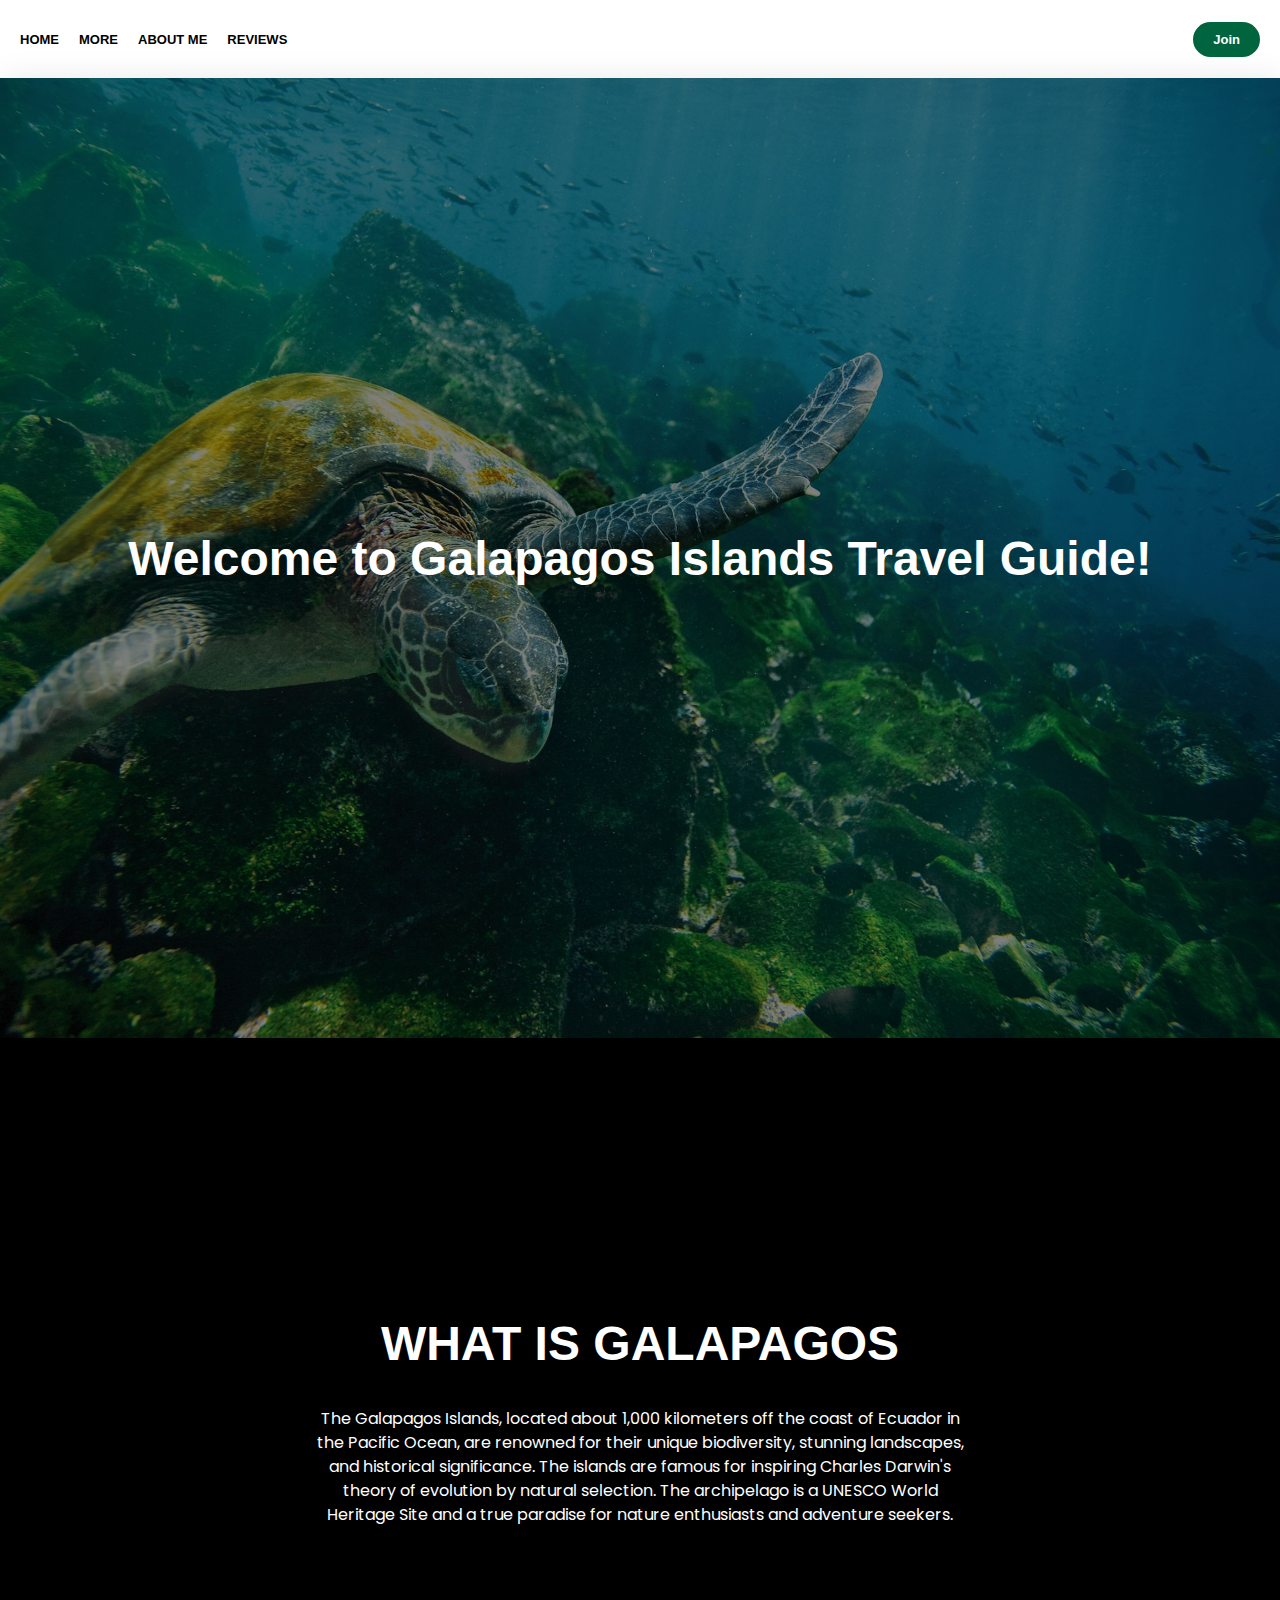
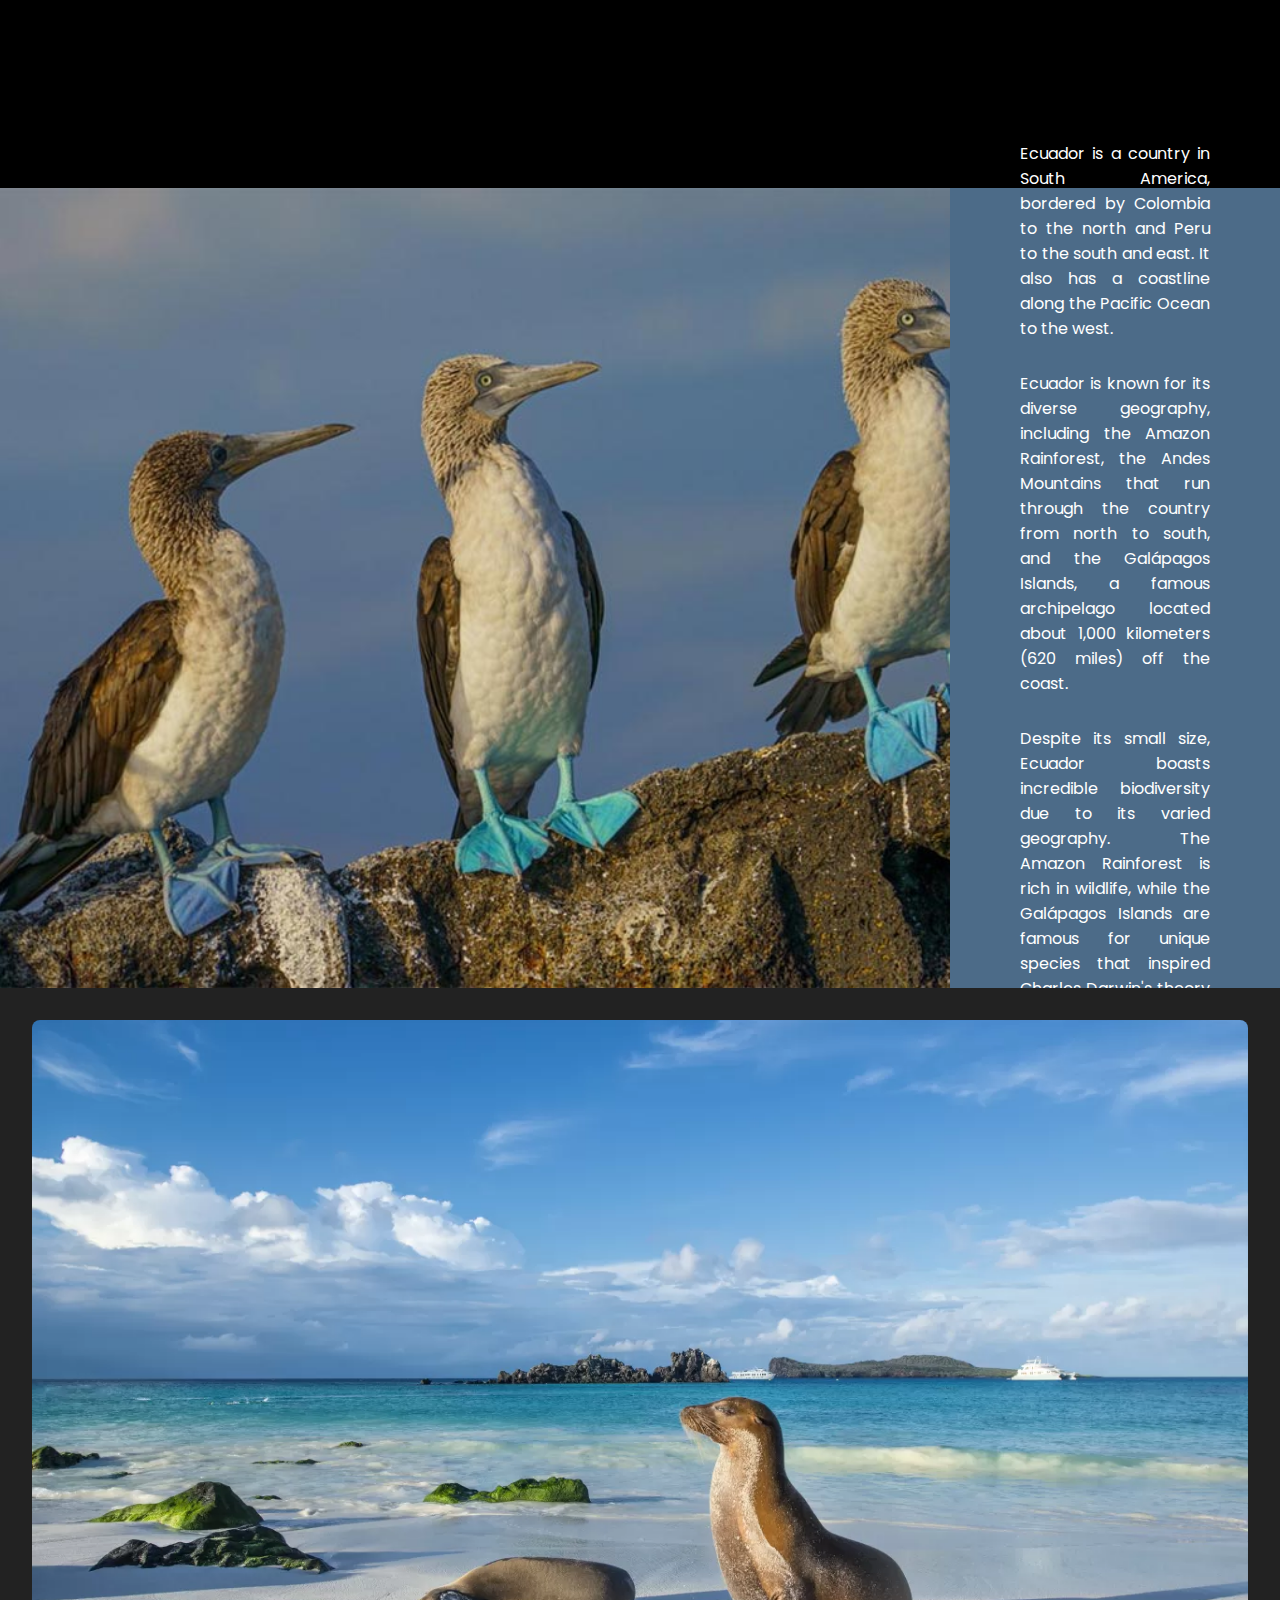
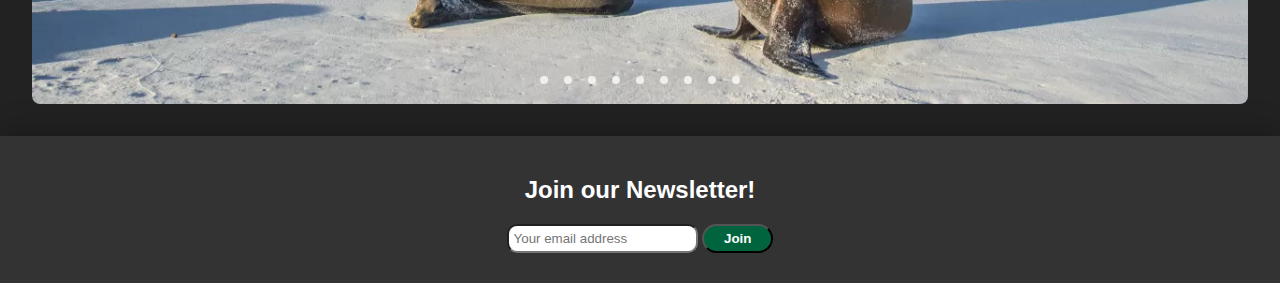
<file: Galapagos/src/index.html>
<!DOCTYPE html>
<html lang="en">
  <head>
    <meta charset="UTF-8" />
    <meta name="viewport" content="width=device-width, initial-scale=1.0" />
    <title>Galapagos Islands</title>
    <link rel="stylesheet" type="text/css" href="style.css" />
    <link rel="stylesheet" type="text/css" href="styleindex.css" />

  </head>
  <header>
    <nav>
      <ul>
        <div class="nav-group">
          <li><a href="index.html" class="nav-links">HOME</a></li>
          <li><a href="info.html" class="nav-links">MORE</a></li>
          <li><a href="about.html" class="nav-links">ABOUT ME</a></li>
          <li><a href="reviews.html" class="nav-links">REVIEWS</a></li>
        </div>
        <li><a href="#join" class="join-button">Join</a></li>
      </ul>
    </nav>
  </header>
  <body>
    
    <header class="main-head-image">
      <div class="img-header-content">
        <h1>Welcome to Galapagos Islands Travel Guide!</h1>
      </div>
    </header>

    <div class="what-is-div">
      <h1>WHAT IS GALAPAGOS</h1>
      <p>
        The Galapagos Islands, located about 1,000 kilometers off the coast of
        Ecuador in the Pacific Ocean, are renowned for their unique biodiversity,
        stunning landscapes, and historical significance. The islands are famous
        for inspiring Charles Darwin's theory of evolution by natural selection.
        The archipelago is a UNESCO World Heritage Site and a true paradise for
        nature enthusiasts and adventure seekers.
      </p>
    </div>

    <div class="ecuador-div">
      <img src="../gallery/birding-galapagos-islands-950x635-1.jpg" alt="piq-az">
      <ul>
        <li>Ecuador is a country in South America, bordered by Colombia to the north and Peru to the south and east. It also has a coastline along the Pacific Ocean to the west.</li>
        <li>Ecuador is known for its diverse geography, including the Amazon Rainforest, the Andes Mountains that run through the country from north to south, and the Galápagos Islands, a famous archipelago located about 1,000 kilometers (620 miles) off the coast.</li>
        <li>Despite its small size, Ecuador boasts incredible biodiversity due to its varied geography. The Amazon Rainforest is rich in wildlife, while the Galápagos Islands are famous for unique species that inspired Charles Darwin's theory of evolution.</li>
        
      </ul>
    </div>

    <section class="container">
      <div class="carousel">
        <div class="slider">
          <img id="img1" src="../gallery/1300x820.1673257665.webp" alt="photo1"/>
          <img id="img2" src="../gallery/3h4nh9uwps_Medium_WW289509.jpg"alt="photo2"/>
          <img id="img3" src="../gallery/8a889d1571dc2c5b23fb3422351e8cbf-leon-dormido.webp"alt="photo3">
          <img id="img4" src="../gallery/galapagos-islands-ecuador-GALAPA1104-d013219debf14369ab5039a4eafb496e.jpg"alt="photo4">
          <img id="img5" src="../gallery/blue-footed-booby-galapagos.jpeg"alt="photo5">
          <img id="img6" src="../gallery/que-ver-islas-galapagos.webp"alt="photo6">
          <img id="img7" src="../gallery/image_processing20181012-4-df31hq.jpg"alt="photo7">
          <img id="img8" src="../gallery/00GALAPAGOS-slide-JZEO-videoSixteenByNine3000-v2.jpg"alt="photo8">
          <img id="img9" src="../gallery/EcuadorGalapagosThreeBlue-FootedBoobies1600.jpg"alt="photo9">
        </div>
        <div class="slider-nav">
          <a href="#img1"></a>
          <a href="#img2"></a>
          <a href="#img3"></a>
          <a href="#img4"></a>
          <a href="#img5"></a>
          <a href="#img6"></a>
          <a href="#img7"></a>
          <a href="#img8"></a>
          <a href="#img9"></a>
        </div>
    </div>
  </section>
    
    <footer id="join">
      <h2>Join our Newsletter!</h2>
      <form action="https://httpbin.org/post" method="post">
        <input type="email" id="email" name="email" required placeholder="Your email address">
        <input type="hidden" id="name" name="name" value="Your Name">
        <input type="submit" value="Join">
      </form>
    </footer>
  </body>
</html>
</file>
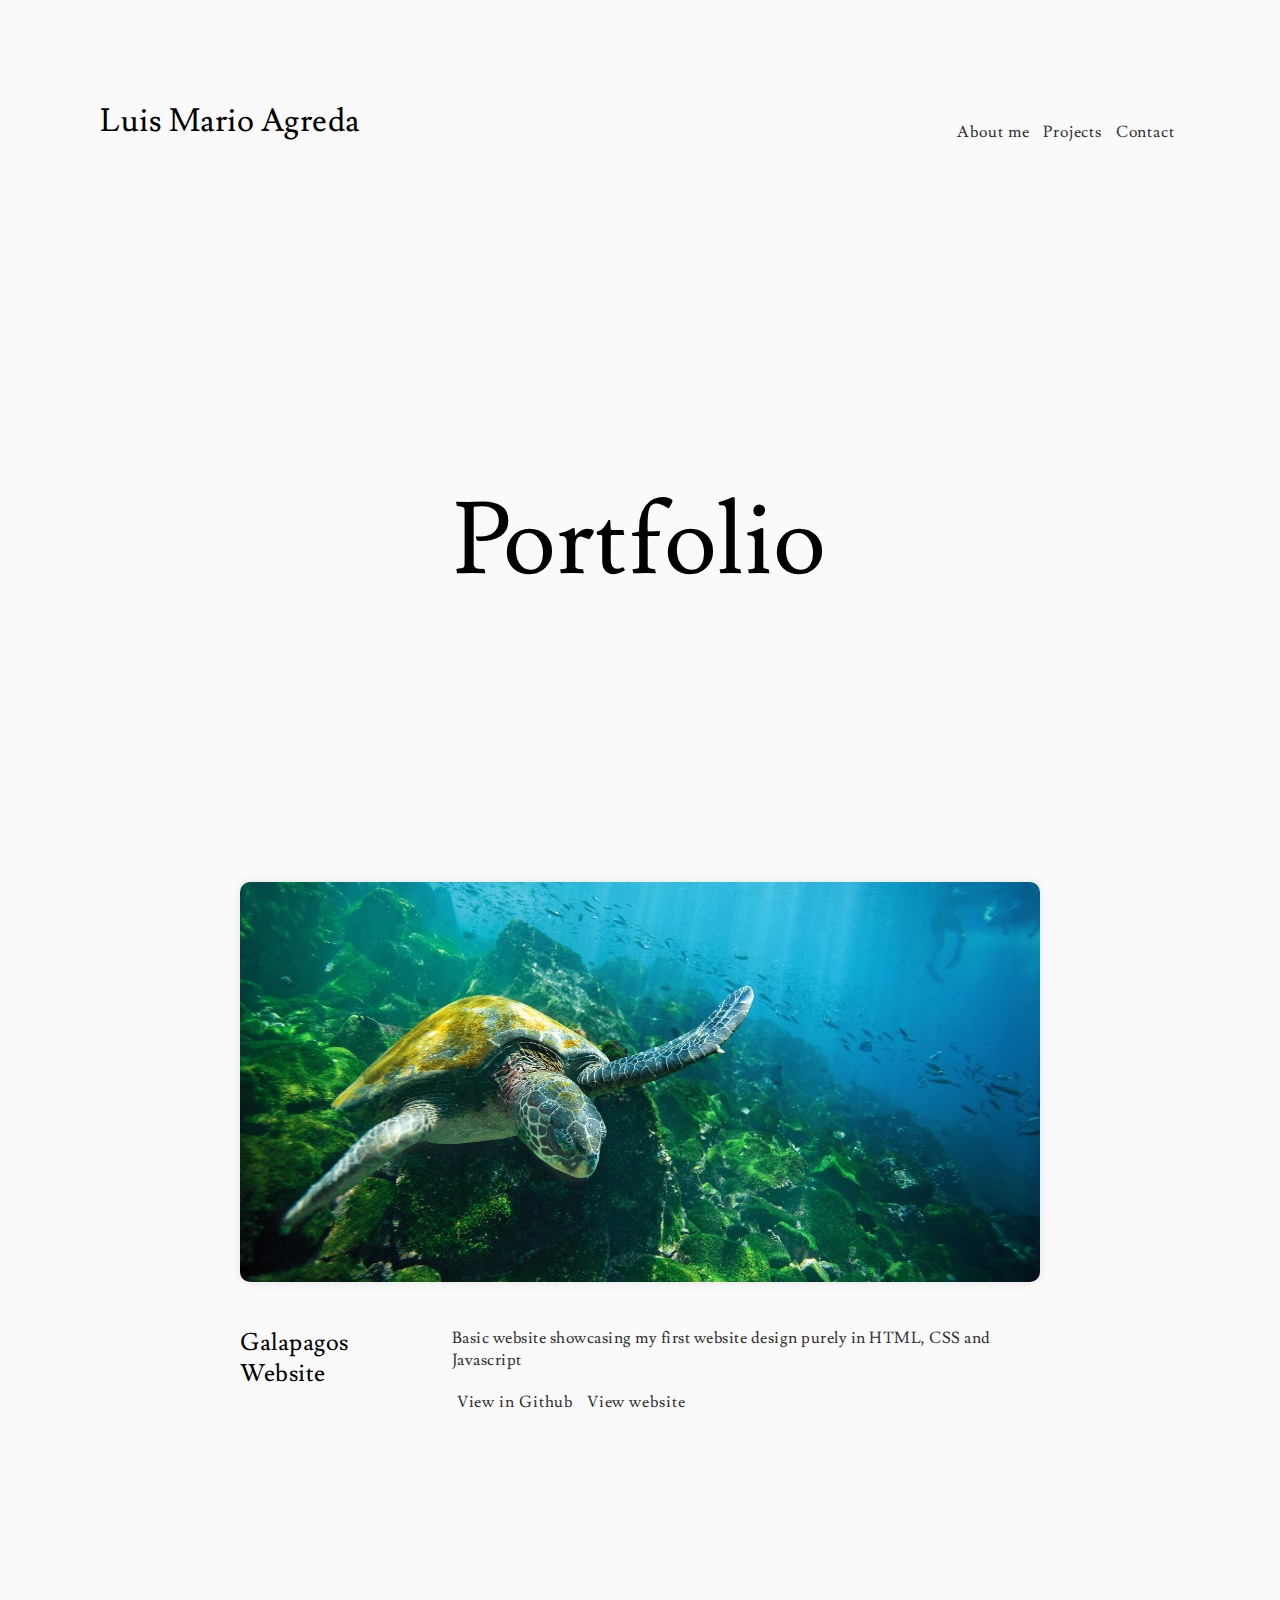
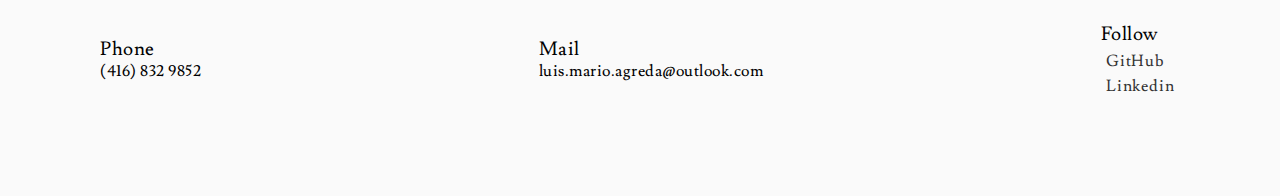
<file: projects.html>
<!DOCTYPE html>
<html lang="en">
<head>
    <meta charset="UTF-8">
    <meta name="viewport" content="width=device-width, initial-scale=1.0">
    <title>Projects</title>
    <link rel="stylesheet" href="projects.css">
    <link rel="stylesheet" href="style.css">
</head>
<body>
    <header>
        <div class="left">
            <h1>Luis Mario Agreda</h1>
        </div>
        <div class="right">
            <a href="home.html">About me</a>
            <a href="#portfolio">Projects</a>
            <a href="#contact">Contact</a>
        </div>
    </header>

    <section class="welcome">
        <p>Portfolio</p>
    </section>

    <section class="portfolio" id="portfolio">
        <div class="image-portfolio">
            <img src="galapagos.webp" alt="Galapagos Website Image">
        </div>
        <div class="description-portfolio">
            <div class="title">
                <h1>Galapagos Website</h1>
            </div>
            <div class="description">
                <p>Basic website showcasing my first website design purely in HTML, CSS and Javascript</p>
                <br>
                <a>View in Github</a>
                <a>View website</a>
            </div>
        </div>
    </section>

    <footer class ="contact" id="contact">
        <div class="phone">
            <h3>Phone</h3>
            <p>(416) 832 9852</p>
        </div>
        <div class="mail">
            <h3>Mail</h3>
            <p>luis.mario.agreda@outlook.com</p>
        </div>
        <div class="follow">
            <h3>Follow</h3>
            <a href="https://github.com/luismarioagreda">GitHub</a>
            <a href="www.linkedin.com/in/luis-agreda-12482a202/">Linkedin</a>
        </div>
    </footer>
</body>
</html>
</file>
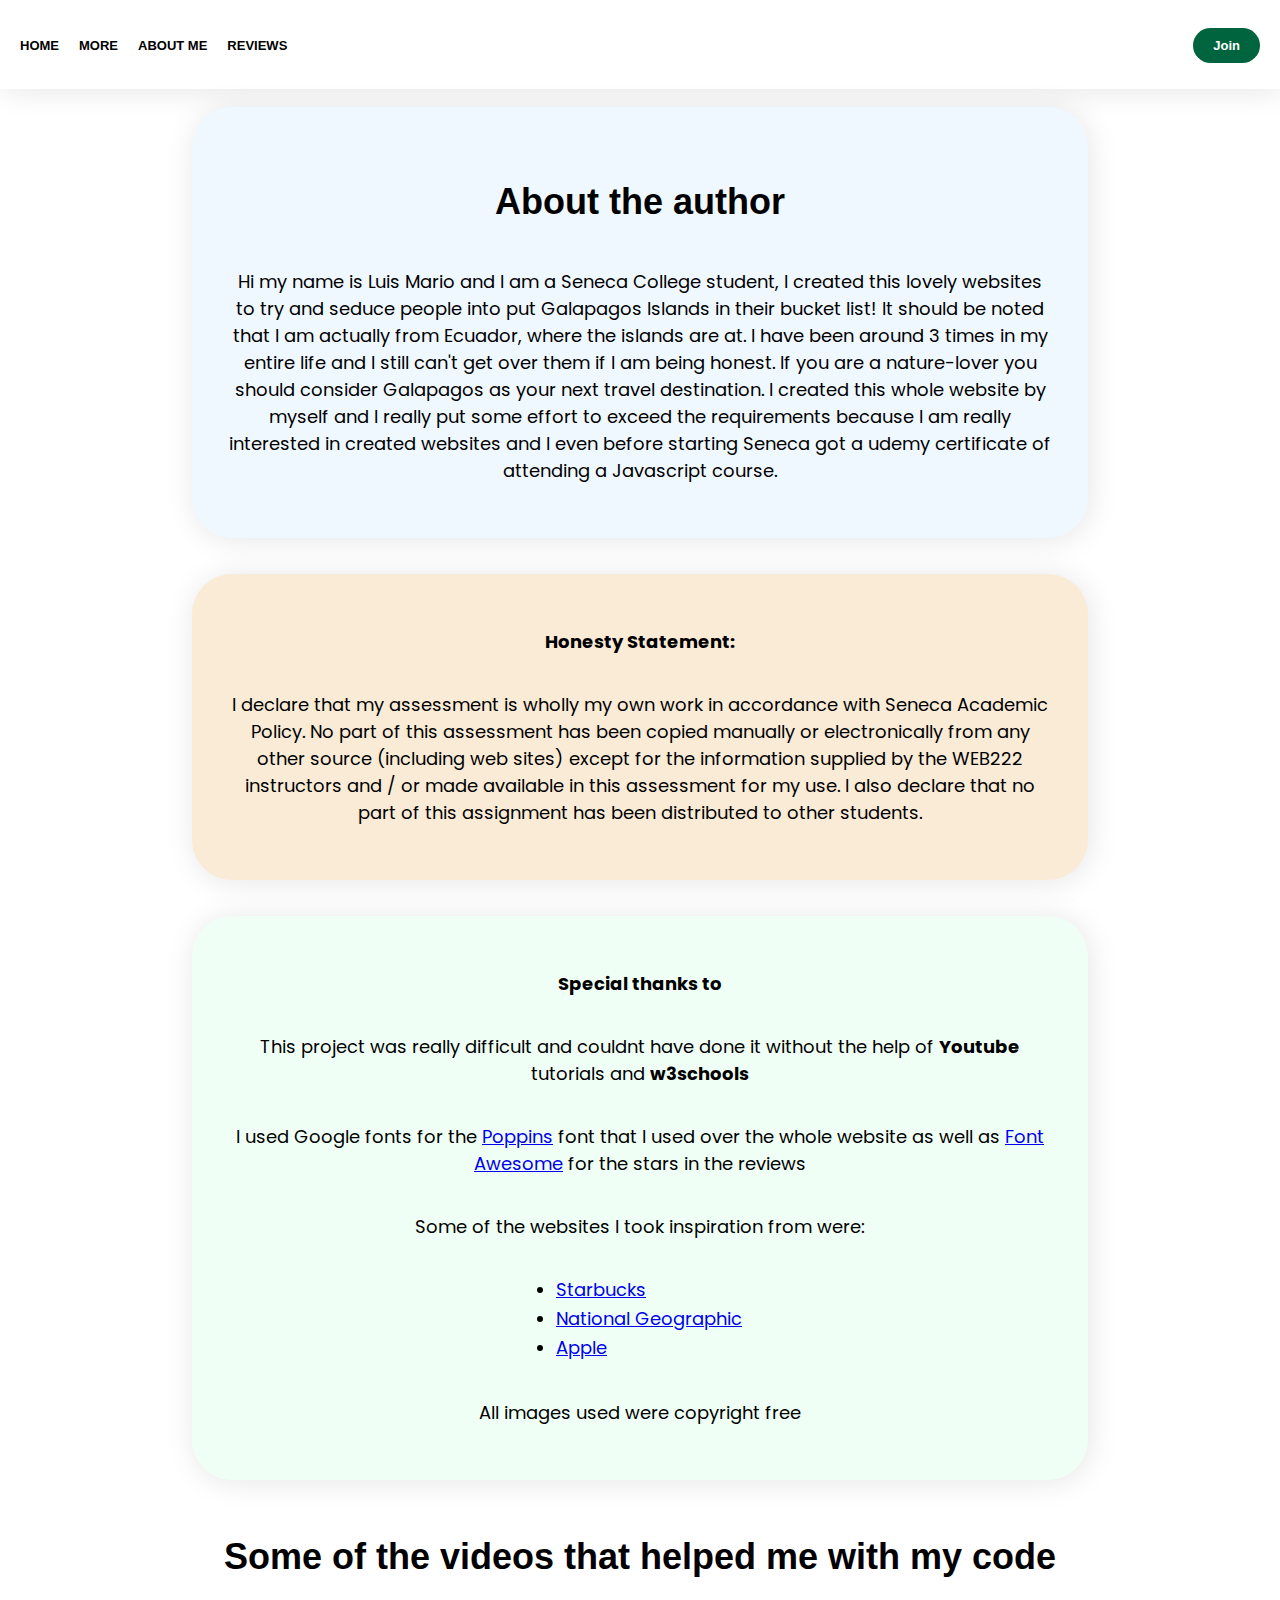
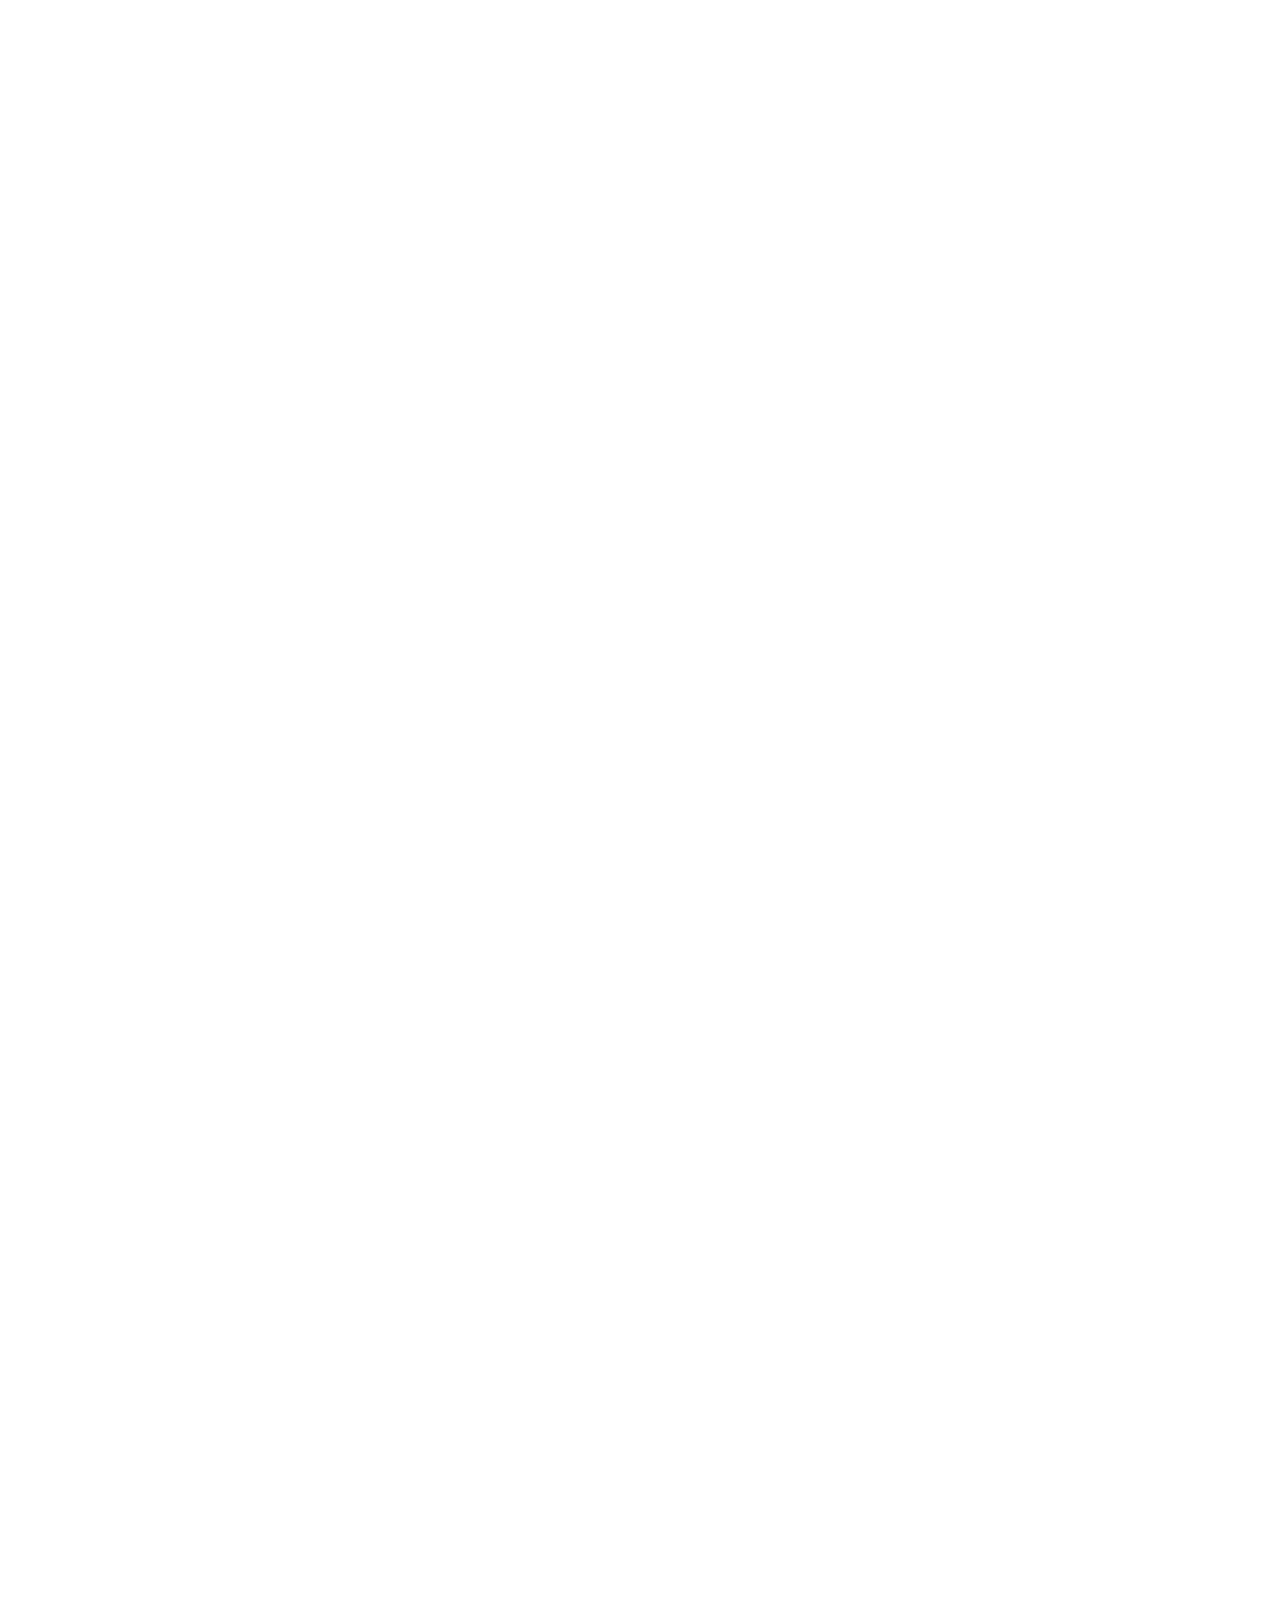
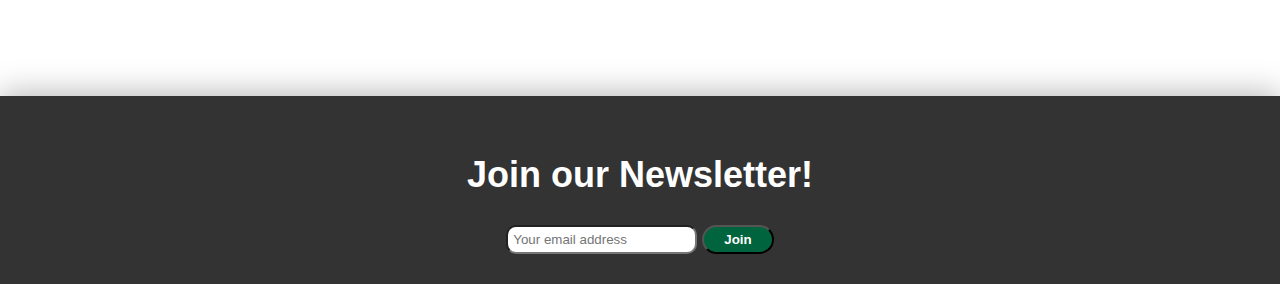
<file: Galapagos/src/about.html>
<!DOCTYPE html>
<html lang="en">
  <head>
    <meta charset="UTF-8" />
    <meta name="viewport" content="width=device-width, initial-scale=1.0" />
    <title>Galapagos Islands</title>
    <link rel="stylesheet" type="text/css" href="style.css" />
    <link rel="stylesheet" type="text/css" href="styleabout.css" />
  </head>
  <header>
    <nav>
      <ul>
        <div class="nav-group">
          <li><a href="index.html" class="nav-links">HOME</a></li>
          <li><a href="info.html" class="nav-links">MORE</a></li>
          <li><a href="about.html" class="nav-links">ABOUT ME</a></li>
          <li><a href="reviews.html" class="nav-links">REVIEWS</a></li>
        </div>
        <li><a href="#join" class="join-button">Join</a></li>
      </ul>
    </nav>
  </header>
    <section class="about">
      <h2>About the author</h2>
      <p>Hi my name is Luis Mario and I am a Seneca College student, I created this lovely websites to try and seduce people into put Galapagos Islands in their bucket list! It should be noted that I am actually from Ecuador, where the islands are at. I have been around 3 times in my entire life and I still can't get over them if I am being honest. If you are a nature-lover you should consider Galapagos as your next travel destination. I created this whole website by myself and I really put some effort to exceed the requirements because I am really interested in created websites and I even before starting Seneca got a udemy certificate of attending a Javascript course. </p>
    </section>
    <section class="honesty">

      <p><strong>Honesty Statement:</strong></p>
      <p>I declare that my assessment is wholly my own work in accordance with Seneca Academic Policy. No part of this assessment has been copied manually or electronically from any other source (including web sites) except for the information supplied by the WEB222 instructors and / or made available in this assessment for my use. I also declare that no part of this assignment has been distributed to other students.
      </p>
    </section>
    <section class="thanks">
      <p><strong>Special thanks to</strong></p>
      <p>This project was really difficult and couldnt have done it without the help of <strong>Youtube</strong> tutorials and <strong>w3schools</strong>
      </p>
      <p>I used Google fonts for the <a href="https://fonts.google.com/specimen/Poppins?query=poppin" target="_blank">Poppins</a> font that I used over the whole website as well as <a href="https://fontawesome.com/" target="_blank">Font Awesome</a> for the stars in the reviews</p>
      <p>Some of the websites I took inspiration from were:</p>
      <ul>
        <li><a href="https://www.starbucks.com/" target="_blank">Starbucks</a></li>
        <li><a href="https://www.nationalgeographic.com/" target="_blank">National Geographic</a></li>
        <li><a href="https://www.apple.com/" target="_blank">Apple</a></li>
      </ul>
      <p>All images used were copyright free</p>
    </section>
    <h2>Some of the videos that helped me with my code</h2>
    <section class="videos">
      <div class="video-container">
        <iframe width="560" height="315" src="https://www.youtube.com/embed/OQZNAMjC6Vg" title="YouTube video player" frameborder="0" allow="accelerometer; autoplay; clipboard-write; encrypted-media; gyroscope; picture-in-picture; web-share" allowfullscreen></iframe>
      </div>
      <div class="video-container">
        <iframe width="560" height="315" src="https://www.youtube.com/embed/McPdzhLRzCg" title="YouTube video player" frameborder="0" allow="accelerometer; autoplay; clipboard-write; encrypted-media; gyroscope; picture-in-picture; web-share" allowfullscreen></iframe>
      </div>
      <div class="video-container">
        <iframe width="560" height="315" src="https://www.youtube.com/embed/O-QUBZuZlXM" title="YouTube video player" frameborder="0" allow="accelerometer; autoplay; clipboard-write; encrypted-media; gyroscope; picture-in-picture; web-share" allowfullscreen></iframe>
      </div>
      <div class="video-container">
        <iframe width="560" height="315" src="https://www.youtube.com/embed/2O8pkybH6po" title="YouTube video player" frameborder="0" allow="accelerometer; autoplay; clipboard-write; encrypted-media; gyroscope; picture-in-picture; web-share" allowfullscreen></iframe>
      </div>
      <div class="video-container">
        <iframe width="560" height="315" src="https://www.youtube.com/embed/OV8MVmtgmoY" title="YouTube video player" frameborder="0" allow="accelerometer; autoplay; clipboard-write; encrypted-media; gyroscope; picture-in-picture; web-share" allowfullscreen></iframe>
      </div>
    </section>
</body>
<footer id="join">
  <h2>Join our Newsletter!</h2>
  <form action="https://httpbin.org/post" method="post">
    <input type="email" id="email" name="email" required placeholder="Your email address">
    <input type="hidden" id="name" name="name" value="Your Name">
    <input type="submit" value="Join">
  </form>
</footer>
</html>
</file>
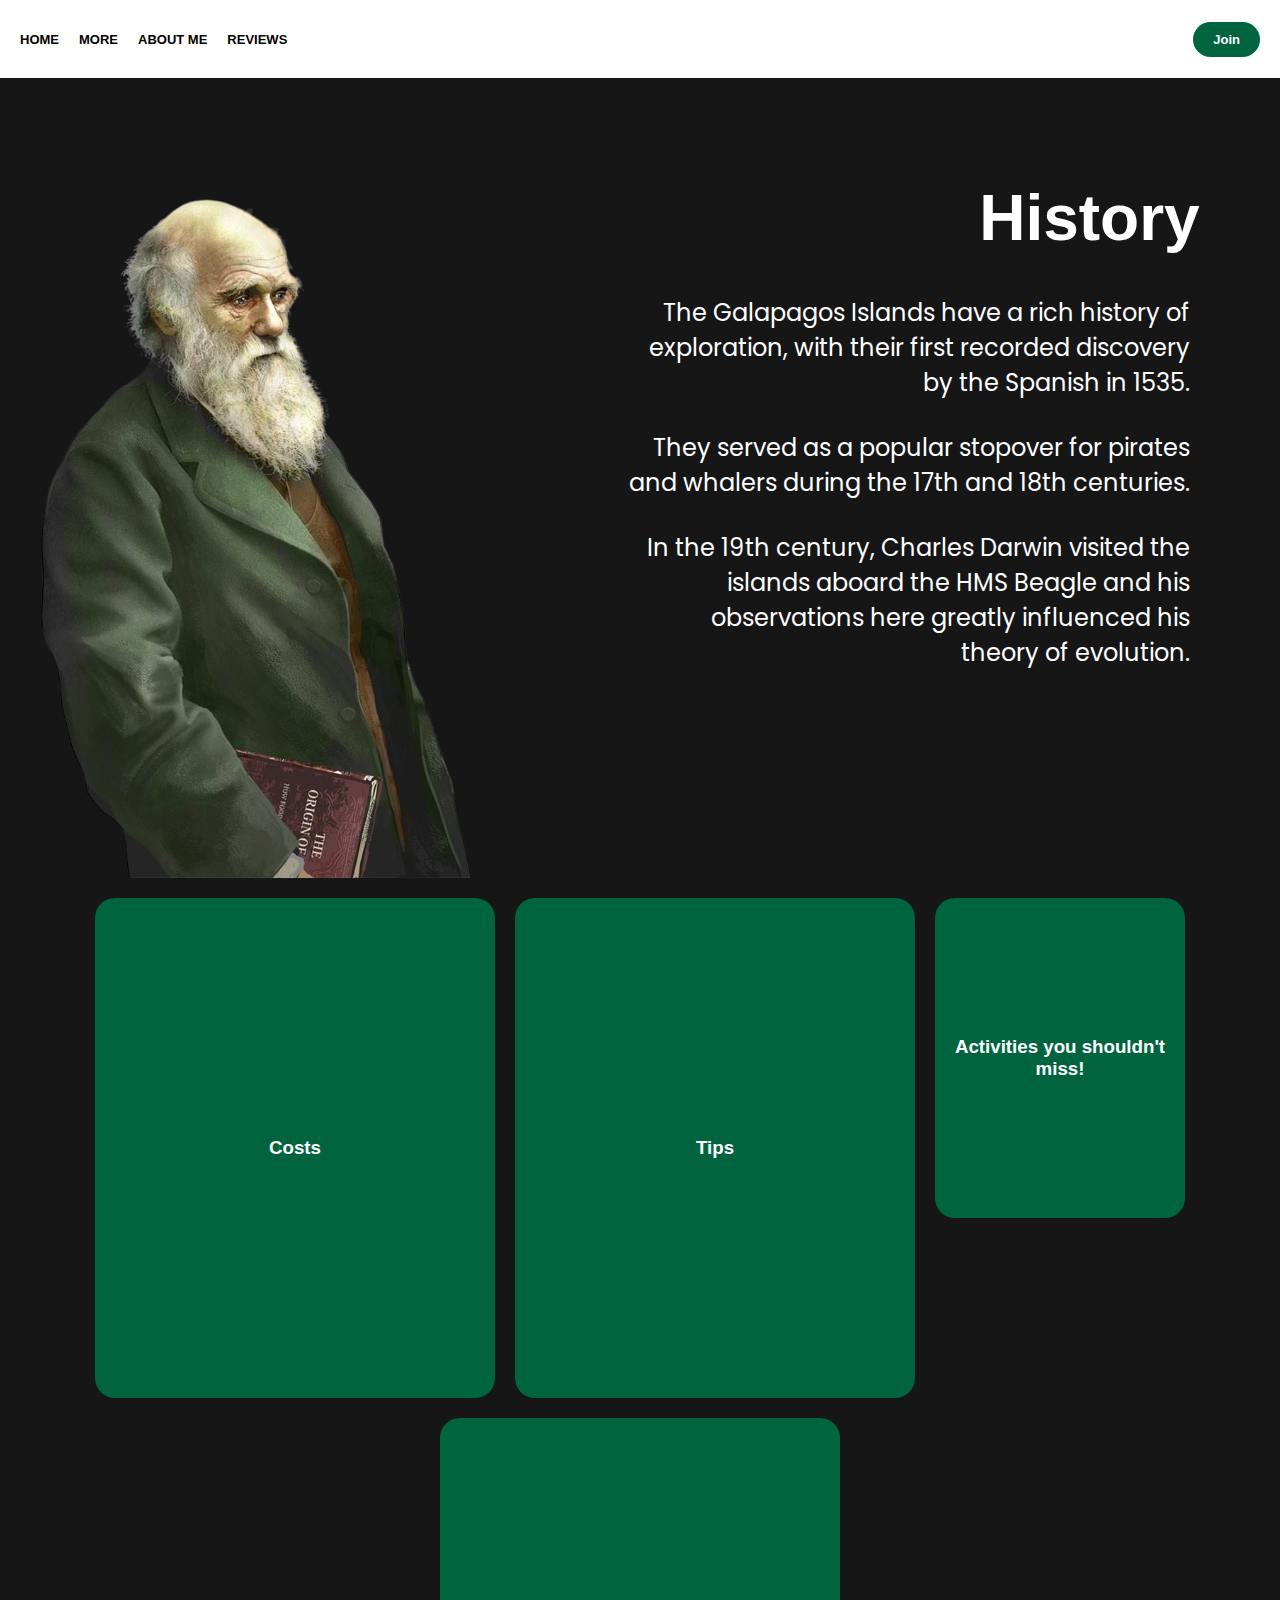
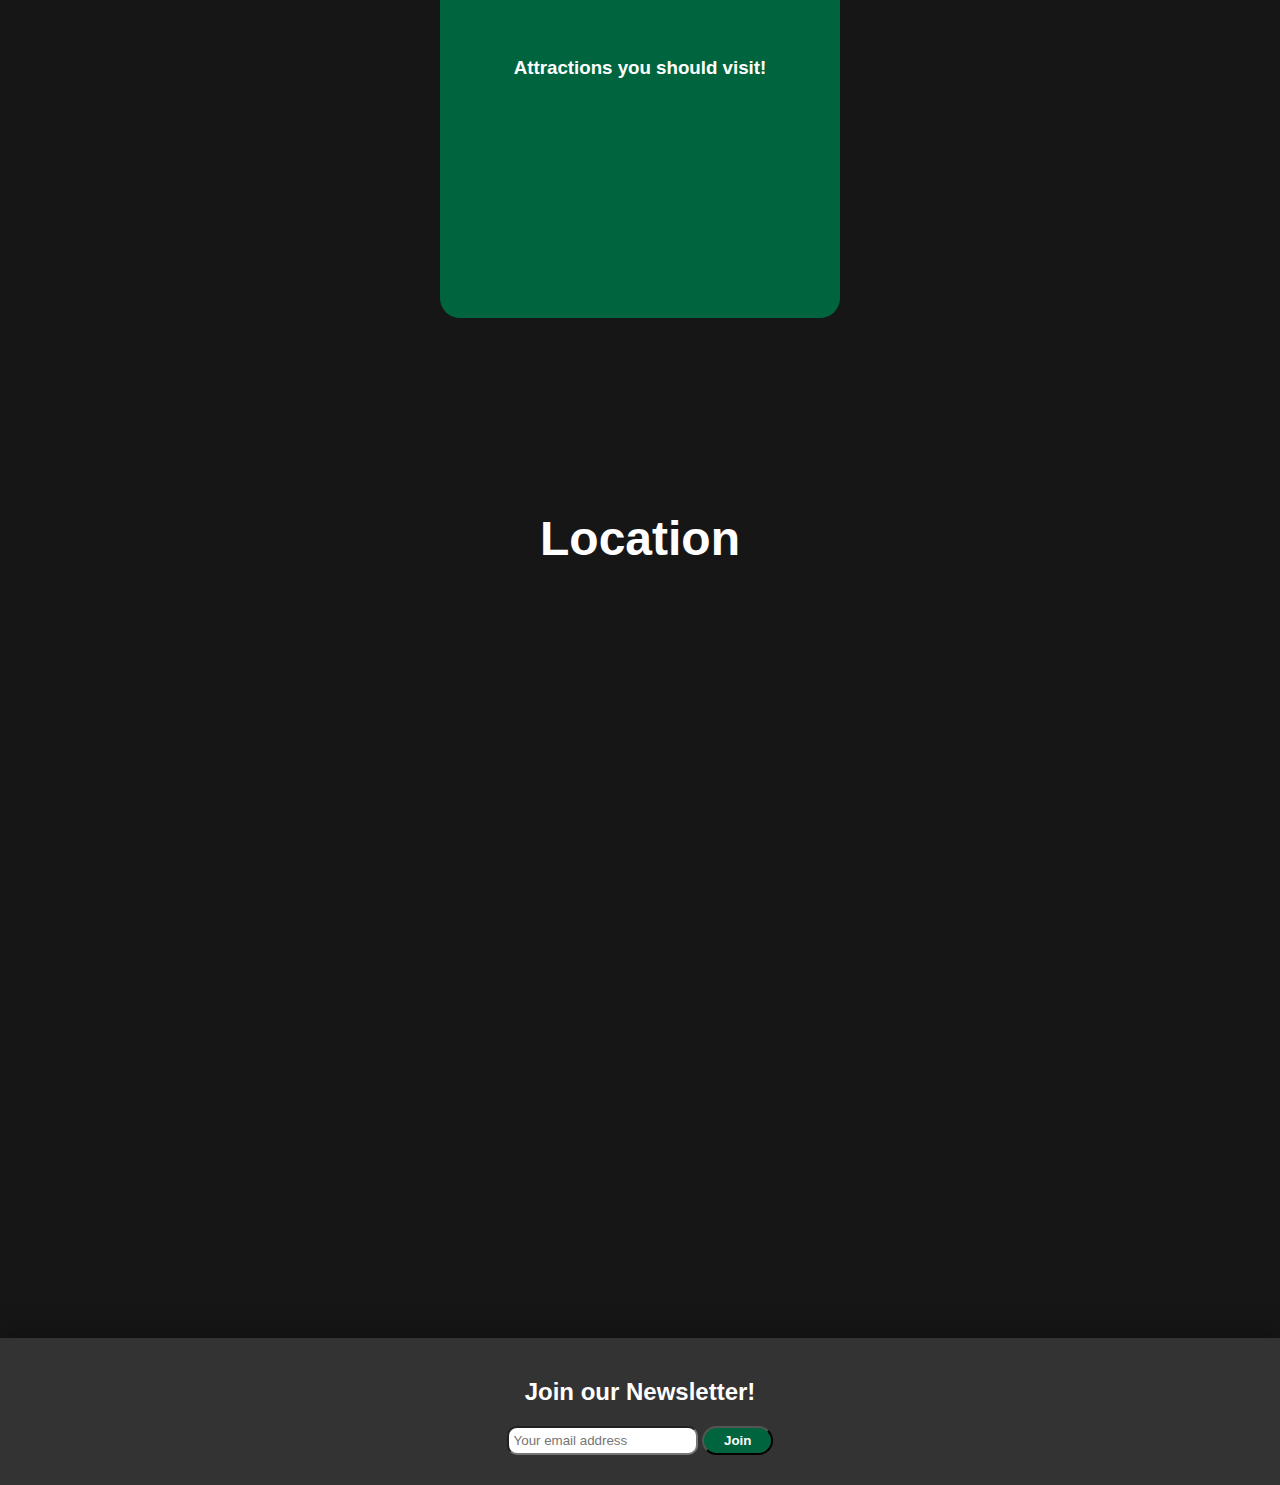
<file: Galapagos/src/info.html>
<!DOCTYPE html>
<html lang="en">
  <head>
    <meta charset="UTF-8" />
    <meta name="viewport" content="width=device-width, initial-scale=1.0" />
    <title>Galapagos Islands</title>
    <link rel="stylesheet" type="text/css" href="style.css" />
    <link rel="stylesheet" type="text/css" href="styleinfo.css" />
  </head>
  <header>
    <nav>
      <ul>
        <div class="nav-group">
          <li><a href="index.html" class="nav-links">HOME</a></li>
          <li><a href="info.html" class="nav-links">MORE</a></li>
          <li><a href="about.html" class="nav-links">ABOUT ME</a></li>
          <li><a href="reviews.html" class="nav-links">REVIEWS</a></li>
        </div>
        <li><a href="#join" class="join-button">Join</a></li>
      </ul>
    </nav>
  </header>
  <body>
    <section class="history">
      <img src="../gallery/image-removebg.png" alt="charles darwin">
      <div class="history-content">
        <h2>History</h2>
      <ul>
        <li>
          The Galapagos Islands have a rich history of exploration, with their
          first recorded discovery by the Spanish in 1535.
        </li>
        <li>
          They served as a popular stopover for pirates and whalers during the
          17th and 18th centuries.
        </li>
        <li>
          In the 19th century, Charles Darwin visited the islands aboard the HMS
          Beagle and his observations here greatly influenced his theory of
          evolution.
        </li>
      </ul>
    </div>
      <!-- <img src="../gallery/charles-darwin.jpeg" alt="charles darwin"> -->
  </section>

  <section class="cards">

    <div class="container">
      <div class="card" id="costs">
        <div class="front"><h3>Costs</h3></div>
        <div class="back"><p>
          Costs vary depending on the season and how luxurious you want it to be, the activities you want to do, your travel style and many more factors, however it still affordable for the budget traveler. The most expensive
          expense will be the ticket itself which, because it depends from where you are travelling from we will skip the ticket price. However once you are in Galapagos,there are activities that range from free to around $100USD-$150USD. Accommodations depend on your preferences, but you can find hostels for around $30USD-$40USD per night. Meals also depend on the restaurant or places you want to go, but it will range from $10USD to $30USD per meal for mid-range dining options. Transportation is really cheap where you can get taxis for $5 to $20 per ride. It should be emphasized that, because Galapagos is home to a lot of endemic creatures the government enforces a lot of strict policies to keep the city clean and natural. So in order to enter the Galapagos National Park there is a $100USD fee per person. It should also be noted that, depending on the month, season, duration of the trip, prices may change and this is a rough estimate without include the airplane flight itself.</p></div>
        
      </div>
      <div class="card" id="tips">
        <div class="front"><h3>Tips</h3></div>
        <div class="back"> <ul>
          <li>
            <strong>Eco-Friendly Etiquette:</strong> Adhere to stringent ecological
            guidelines to preserve the islands' fragile ecosystems. Leave no trace
            and tread lightly to ensure the enduring protection of this pristine
            environment.
          </li>
          
          <li>
            <strong>Culinary Exploration:</strong> Indulge in the flavors of
          Ecuadorian cuisine, especially its delectable seafood offerings. By
          supporting local businesses, you contribute to the sustainability of the
          islands' communities.
        </li>
  
        <li>
          <strong>Thoughtful Packing:</strong> Prioritize sun protection,
          comfortable footwear for exploration, and a reusable water bottle to
          minimize waste and enhance your overall experience.
        </li>
        
        <li>
          <strong>Strategic Planning:</strong> The Galapagos Islands have limited
          tourism quotas. To secure a seamless visit, pre-book accommodations and
          activities well in advance of your intended travel dates.
        </li>
        
        <li>
          <strong>Optimal Travel Seasons:</strong> Plan your visit during the dry
          season, which spans from June to December, for a heightened chance of
          witnessing captivating wildlife interactions and enjoying agreeable
          weather.
        </li>
      </ul></div>
        
      </div>
    
      <div class="card" id="activities">
        <div class="front"><h3>Activities you shouldn't miss!</h3></div>
        <div class="back">
          <ul>
            <li>Wildlife Viewing</li>
            <li>Snorkeling and Diving</li>
            <li>Hiking</li>
            <li>Kayaking</li>
            <li>Cruises</li>
          </ul>
        </div>
        
      </div>
      
      <div class="card" id="attractions">
        <div class="front"><h3>Attractions you should visit!</h3></div>
        <div class="back"><ul>
          <li><strong>Unique Wildlife:</strong> The Galapagos Islands are famous for their diverse and fearless wildlife, including giant tortoises, marine iguanas, blue-footed boobies, Galapagos penguins, and more.</li>
          <li><strong>Lava Formations:</strong> The volcanic origin of the islands is evident in their dramatic landscapes, with surreal lava formations and craters.</li>
          <li><strong>Snorkeling and Diving:</strong> The islands offer some of the best snorkeling and diving opportunities in the world, with vibrant marine life and clear waters.</li>
          <li><strong>Tortuga Bay:</strong> A pristine white-sand beach near Puerto Ayora, perfect for sunbathing, swimming, and wildlife spotting.</li>
          <li><strong>Charles Darwin Research Station:</strong> Learn about ongoing conservation efforts and see giant tortoises up close in this research facility on Santa Cruz Island.</li>
          <li><strong>Sierra Negra Volcano:</strong> Hike to the rim of the second-largest volcanic crater in the world on Isabela Island.</li>
          <li><strong>Los Tuneles:</strong> A series of unique underwater tunnels and bridges perfect for snorkeling and spotting marine life.</li>
        </ul></div>
        
      </div>
    </div>
  </section>

    <section class="location">
      <h2>Location</h2>

      <iframe src="https://www.google.com/maps/embed?pb=!1m18!1m12!1m3!1d127672.86061311768!2d-90.79189909616764!3d-0.2610952114054053!2m3!1f0!2f0!3f0!3m2!1i1024!2i768!4f13.1!3m3!1m2!1s0x9aab23acc78137a5%3A0x2a4992f090979738!2sSantiago%20Island!5e0!3m2!1sen!2sca!4v1691780893094!5m2!1sen!2sca" width="600" height="450" style="border:0;" allowfullscreen="" loading="lazy" referrerpolicy="no-referrer-when-downgrade"></iframe>
    </section>
    <footer id="join">
      <h2>Join our Newsletter!</h2>
      <form action="https://httpbin.org/post" method="post">
        <input type="email" id="email" name="email" required placeholder="Your email address">
        <input type="hidden" id="name" name="name" value="Your Name">
        <input type="submit" value="Join">
      </form>
    </footer>
</body>
</html>
</file>
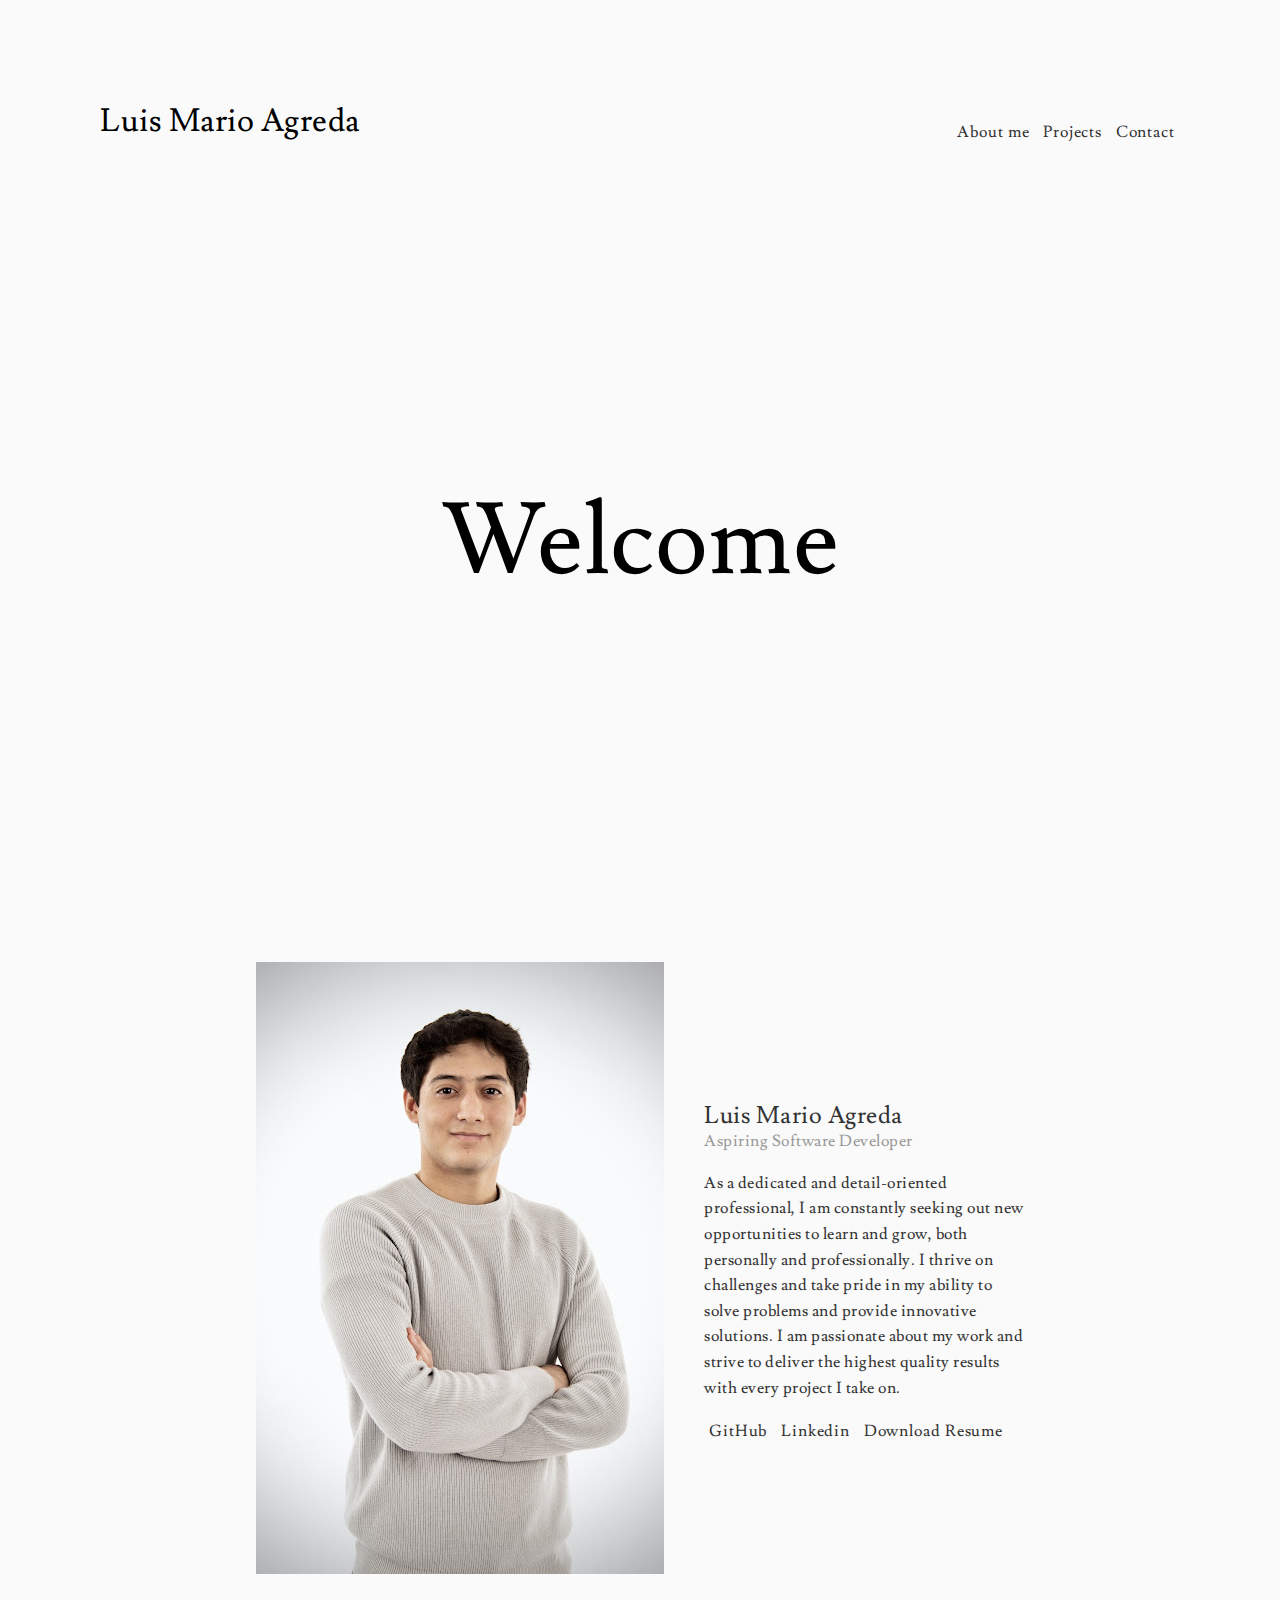
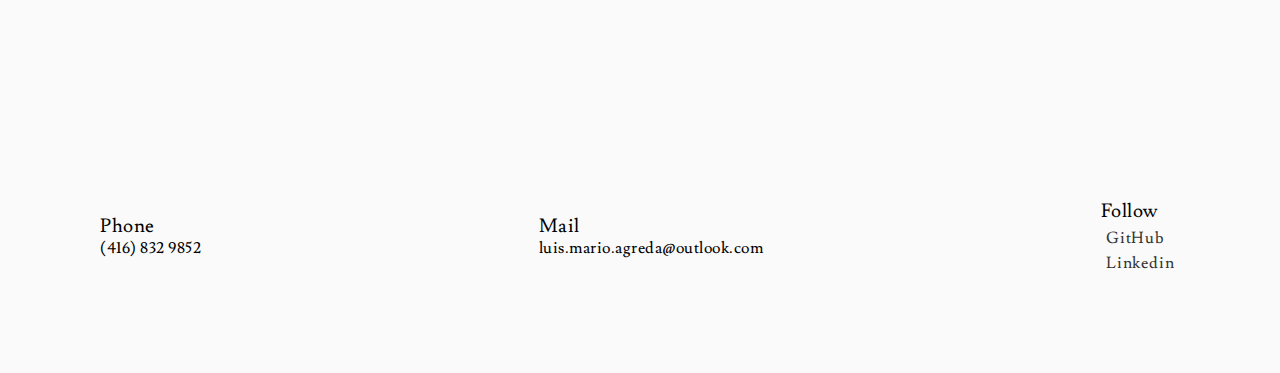
<file: portfolio website/src/home.html>
<!DOCTYPE html>
<html lang="en">
<head>
    <meta charset="UTF-8">
    <meta name="viewport" content="width=device-width, initial-scale=1.0">
    <title>Portfolio</title>
    <link rel="stylesheet" href="home.css">
    <link rel="stylesheet" href="style.css">
</head>
<body>
    <header>
        <div class="left">
            <h1>Luis Mario Agreda</h1>
        </div>
        <div class="right">
            <a href="#about-me">About me</a>
            <a href="projects.html">Projects</a>
            <a href="#contact">Contact</a>
        </div>
    </header>
    <section class="welcome">
        <p>Welcome</p>
    </section>
    <section class="about" id="about-me">
        <div class="photo">
            <img src="../gallery/IMG_0922(3).JPG" alt="Profile picture">
        </div>
        <div class="text-content">
            <div class="name">
                <h1>Luis Mario Agreda</h1>
                <span>Aspiring Software Developer</span>
            </div>
            <div class="description">
                <p>As a dedicated and detail-oriented professional, I am constantly seeking out new opportunities to learn and grow, both personally and professionally. I thrive on challenges and take pride in my ability to solve problems and provide innovative solutions. I am passionate about my work and strive to deliver the highest quality results with every project I take on. </p>
                <br>
                <a href="https://github.com/luismarioagreda">GitHub</a>
                <a href="https://www.linkedin.com/in/luis-agreda-12482a202/">Linkedin</a>
                <a>Download Resume</a>
            </div>
        </div>
    </section>
    <footer class ="contact" id="contact">
        <div class="phone">
            <h3>Phone</h3>
            <p>(416) 832 9852</p>
        </div>
        <div class="mail">
            <h3>Mail</h3>
            <p>luis.mario.agreda@outlook.com</p>
        </div>
        <div class="follow">
            <h3>Follow</h3>
            <a href="https://github.com/luismarioagreda">GitHub</a>
            <a href="www.linkedin.com/in/luis-agreda-12482a202/">Linkedin</a>
        </div>
    </footer>
</body>
</html>
</file>
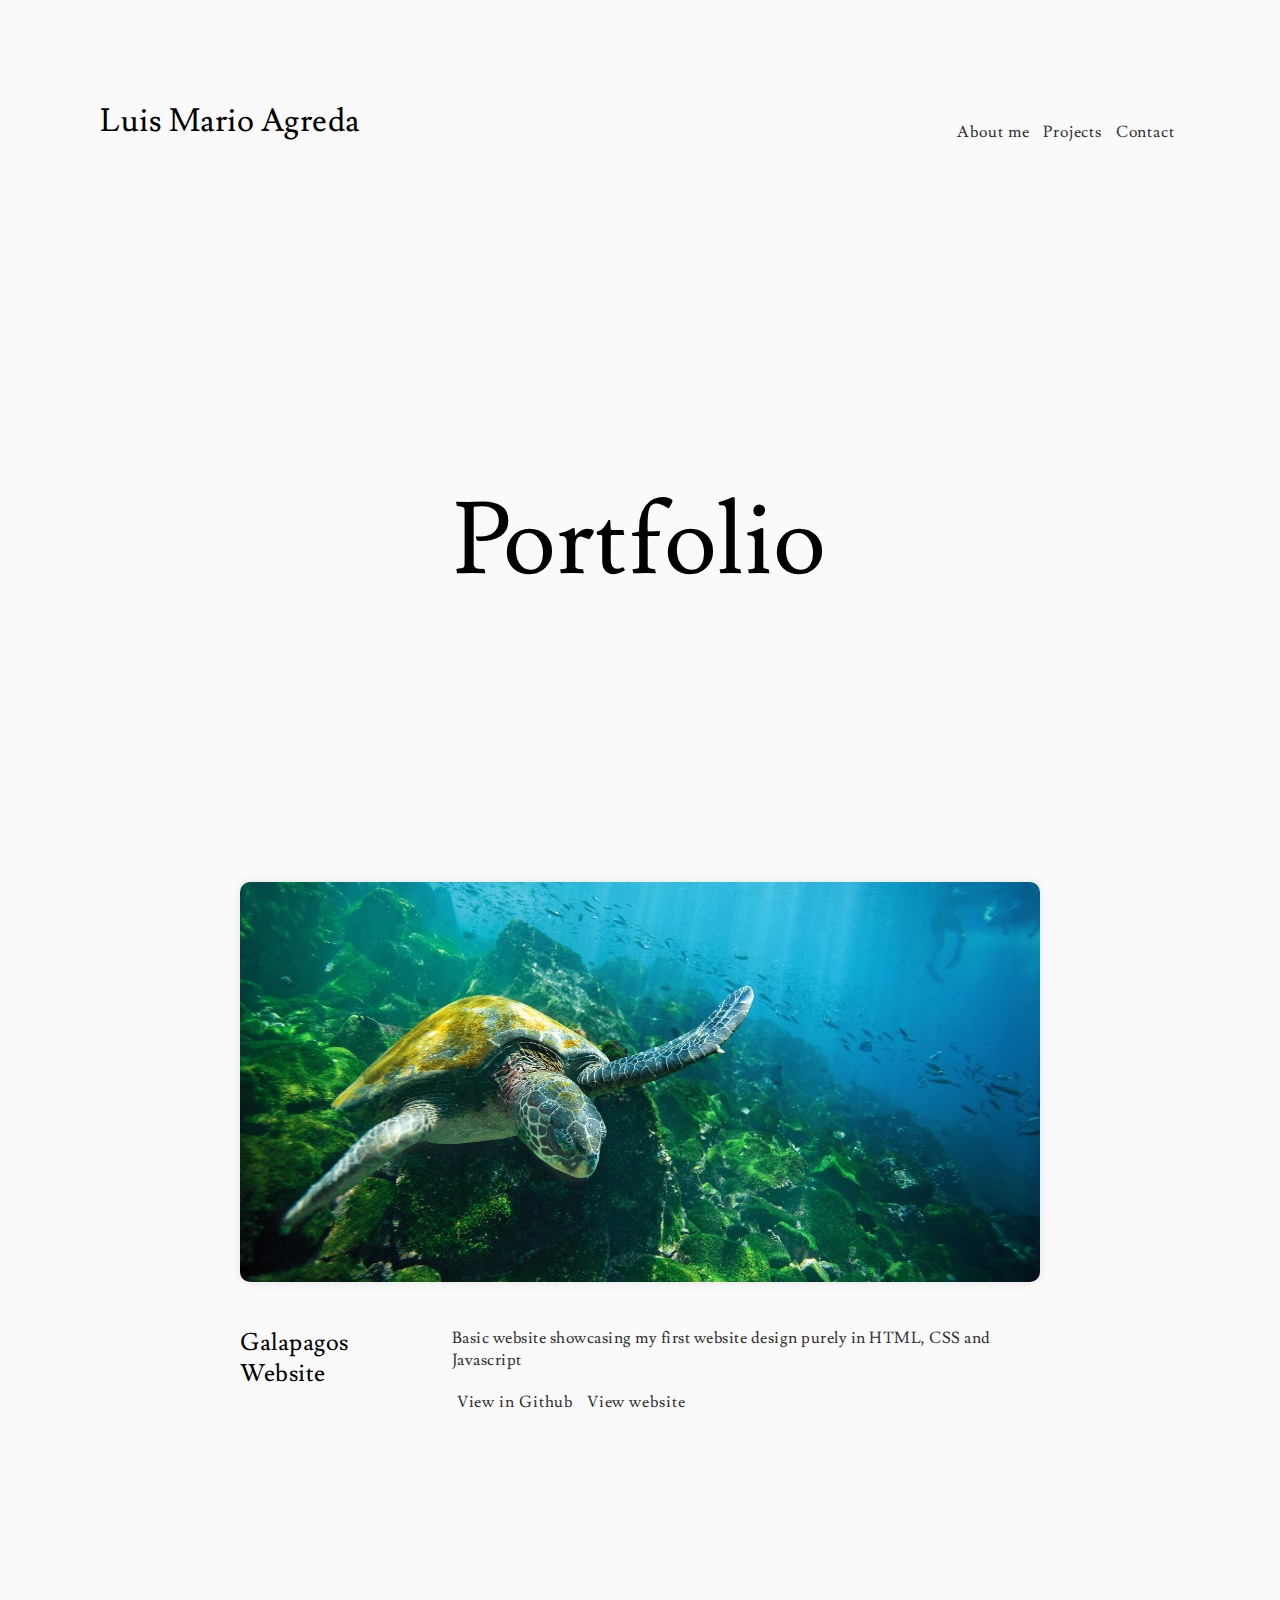
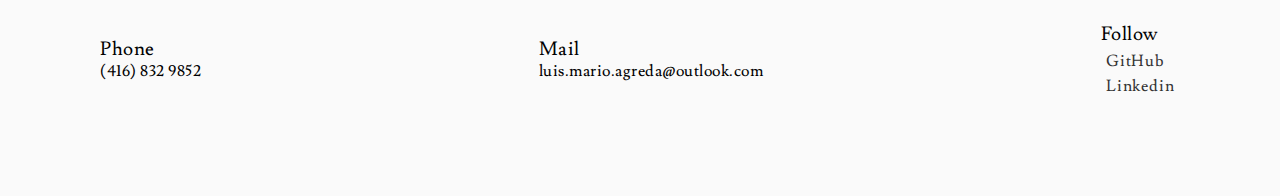
<file: portfolio website/src/projects.html>
<!DOCTYPE html>
<html lang="en">
<head>
    <meta charset="UTF-8">
    <meta name="viewport" content="width=device-width, initial-scale=1.0">
    <title>Projects</title>
    <link rel="stylesheet" href="projects.css">
    <link rel="stylesheet" href="style.css">
</head>
<body>
    <header>
        <div class="left">
            <h1>Luis Mario Agreda</h1>
        </div>
        <div class="right">
            <a href="home.html">About me</a>
            <a href="#portfolio">Projects</a>
            <a href="#contact">Contact</a>
        </div>
    </header>

    <section class="welcome">
        <p>Portfolio</p>
    </section>

    <section class="portfolio" id="portfolio">
        <div class="image-portfolio">
            <img src="../gallery/galapagos.webp" alt="Galapagos Website Image">
        </div>
        <div class="description-portfolio">
            <div class="title">
                <h1>Galapagos Website</h1>
            </div>
            <div class="description">
                <p>Basic website showcasing my first website design purely in HTML, CSS and Javascript</p>
                <br>
                <a>View in Github</a>
                <a>View website</a>
            </div>
        </div>
    </section>

    <footer class ="contact" id="contact">
        <div class="phone">
            <h3>Phone</h3>
            <p>(416) 832 9852</p>
        </div>
        <div class="mail">
            <h3>Mail</h3>
            <p>luis.mario.agreda@outlook.com</p>
        </div>
        <div class="follow">
            <h3>Follow</h3>
            <a href="https://github.com/luismarioagreda">GitHub</a>
            <a href="www.linkedin.com/in/luis-agreda-12482a202/">Linkedin</a>
        </div>
    </footer>
</body>
</html>
</file>
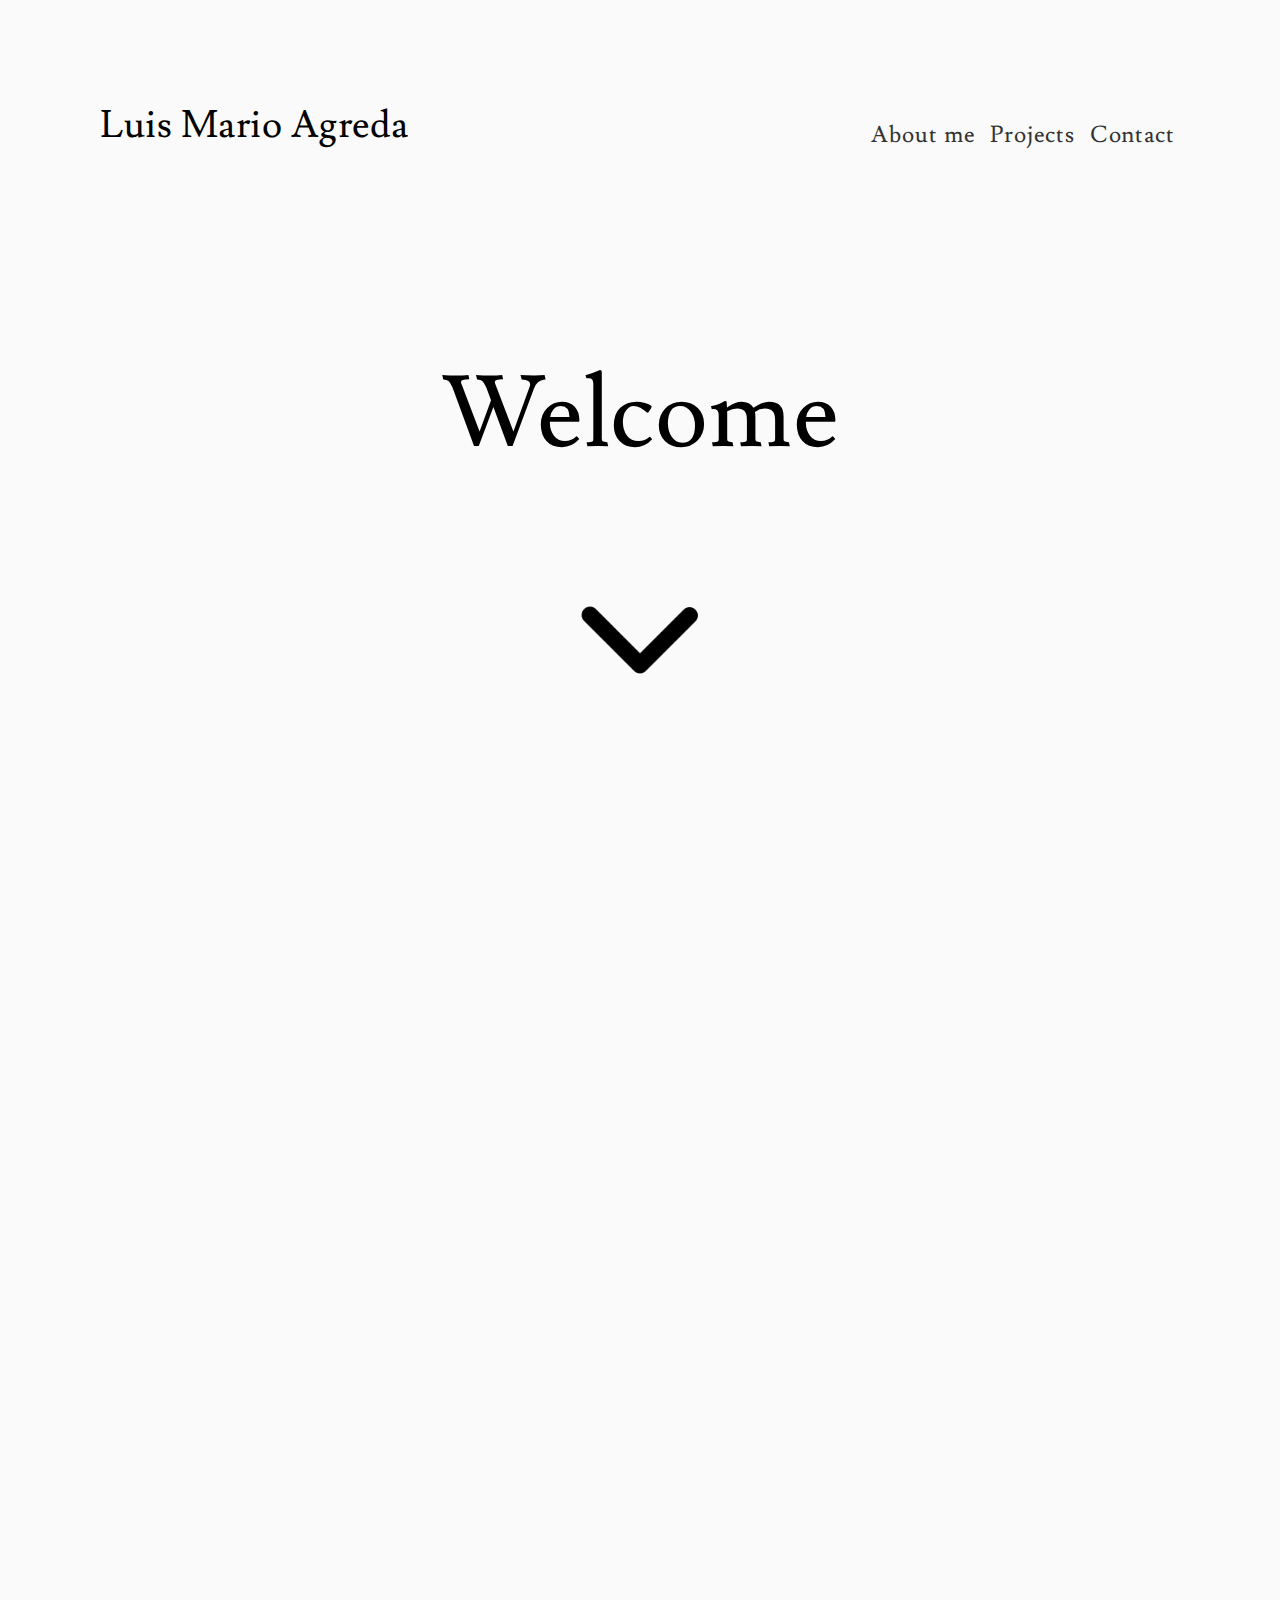
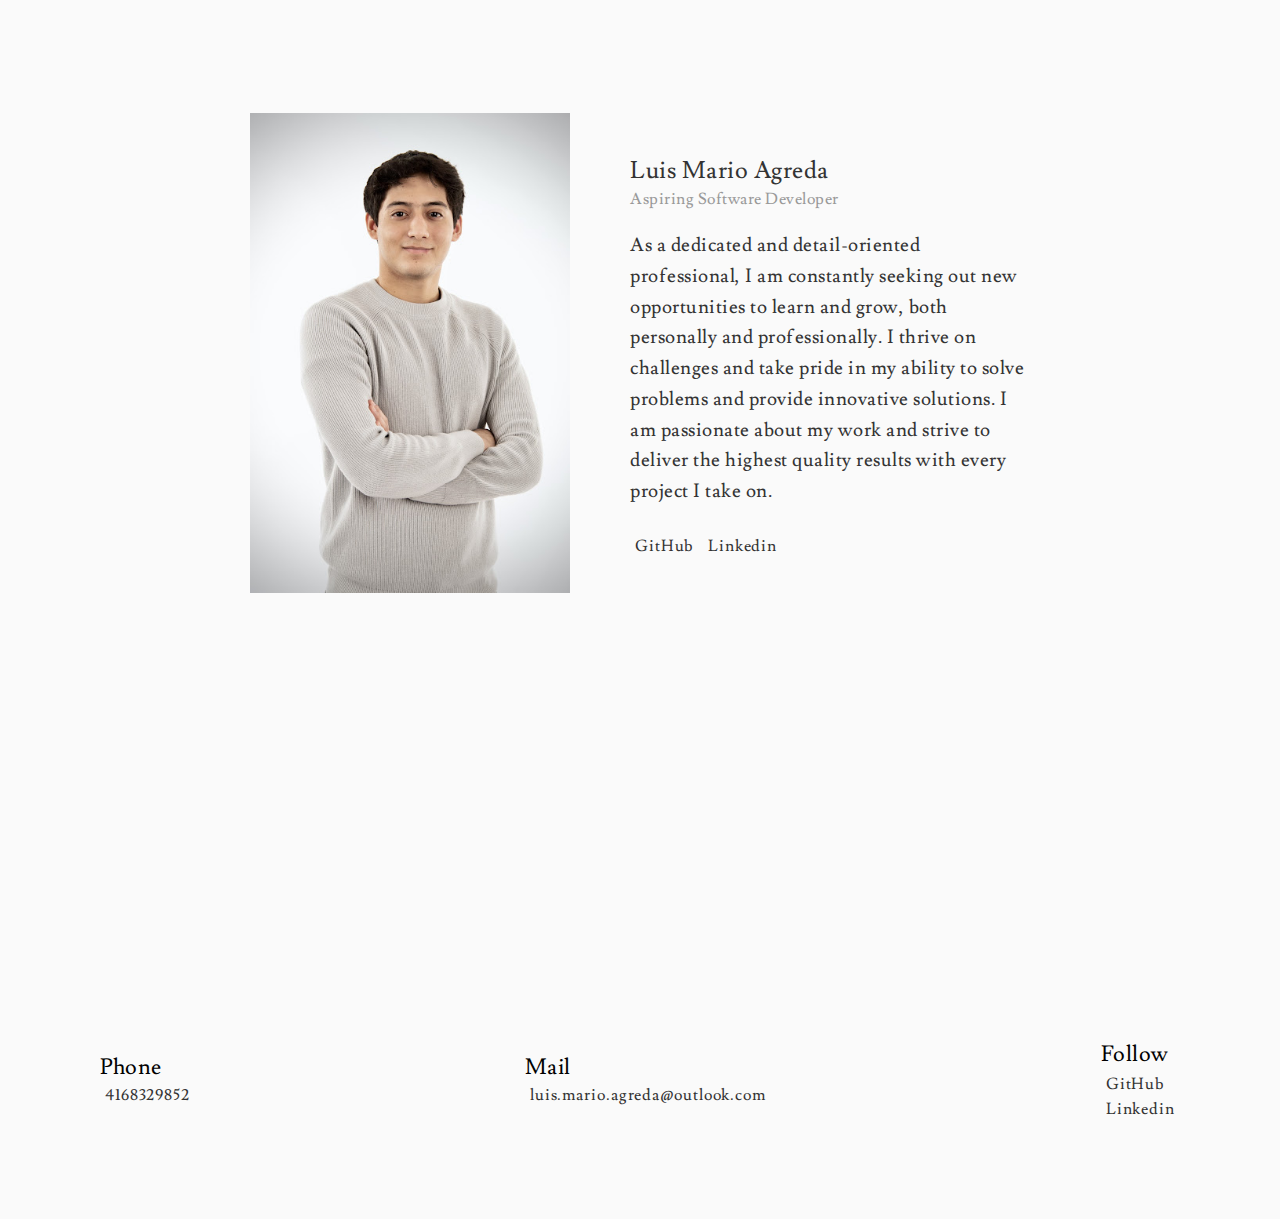
<file: Portfolio/src/home.html>
<!DOCTYPE html>
<html lang="en">
  <head>
    <meta charset="UTF-8" />
    <meta name="viewport" content="width=device-width, initial-scale=1.0" />
    <title>Luis Mario Agreda</title>
    <link rel="stylesheet" href="home.css" />
    <link rel="stylesheet" href="style.css" />
  </head>
  <body>
    <header>
      <div class="left">
        <h1>Luis Mario Agreda</h1>
      </div>
      <div class="right">
        <a href="#about-me">About me</a>
        <a href="projects.html">Projects</a>
        <a href="#contact">Contact</a>
      </div>
    </header>
    <section class="bg-color">
      <section class="welcome part" data-background="#FAFAFA">
        <p class="portfolio-text">Welcome</p>
        <img src="../gallery/down.png" class="animated-image">
    </section>
      <section class="about part" id="about-me" data-background="#dce1de">
        <div class="content">
          <div class="photo">
            <img src="../gallery/IMG_0922(3).JPG" alt="Profile picture" />
          </div>
          <div class="text-content">
            <div class="name">
              <h1>Luis Mario Agreda</h1>
              <span>Aspiring Software Developer</span>
            </div>
            <div class="description">
              <p>
                As a dedicated and detail-oriented professional, I am constantly
                seeking out new opportunities to learn and grow, both personally
                and professionally. I thrive on challenges and take pride in my
                ability to solve problems and provide innovative solutions. I am
                passionate about my work and strive to deliver the highest
                quality results with every project I take on.
              </p>
              <br />
              <a href="https://github.com/luismarioagreda">GitHub</a>
              <a href="https://www.linkedin.com/in/luis-agreda-12482a202/"
                >Linkedin</a
              >
            </div>
          </div>
        </div>
      </section>
    </section>

    <footer class="contact" id="contact">
      <div class="phone">
        <h3>Phone</h3>
        <a href="tel:+14168329852">4168329852</a>
      </div>
      <div class="mail">
        <h3>Mail</h3>
        <a href=mailto:luis.mario.agreda@outlook.com>luis.mario.agreda@outlook.com</a>
      </div>
      <div class="follow">
        <h3>Follow</h3>
        <a href="https://github.com/luismarioagreda">GitHub</a>
        <a href="https://www.linkedin.com/in/luis-agreda-12482a202/"
          >Linkedin</a
        >
      </div>
    </footer>
  </body>
  <script src="https://code.jquery.com/jquery-3.5.1.min.js"></script>
  <script src="jquery.scrollie.min.js"></script>
  <script src="script.js" type="text/javascript"></script>
</html>
</file>
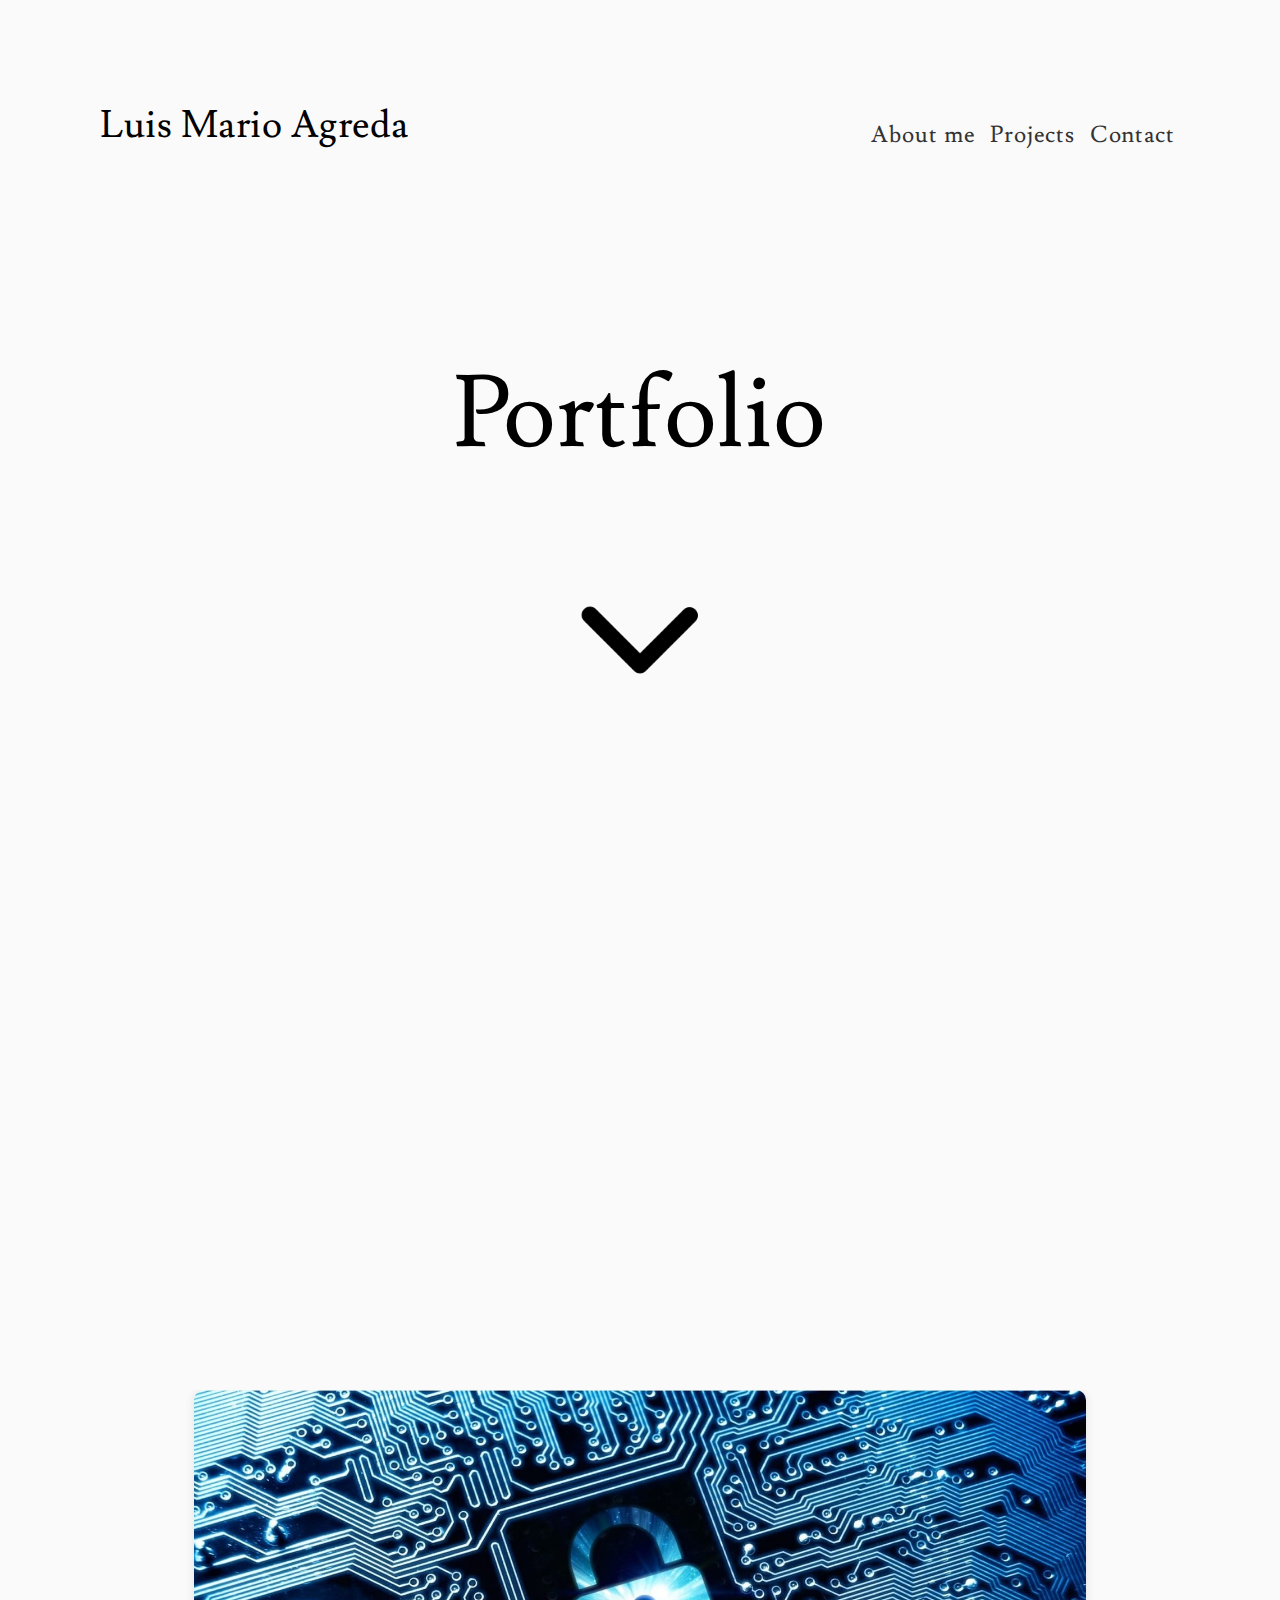
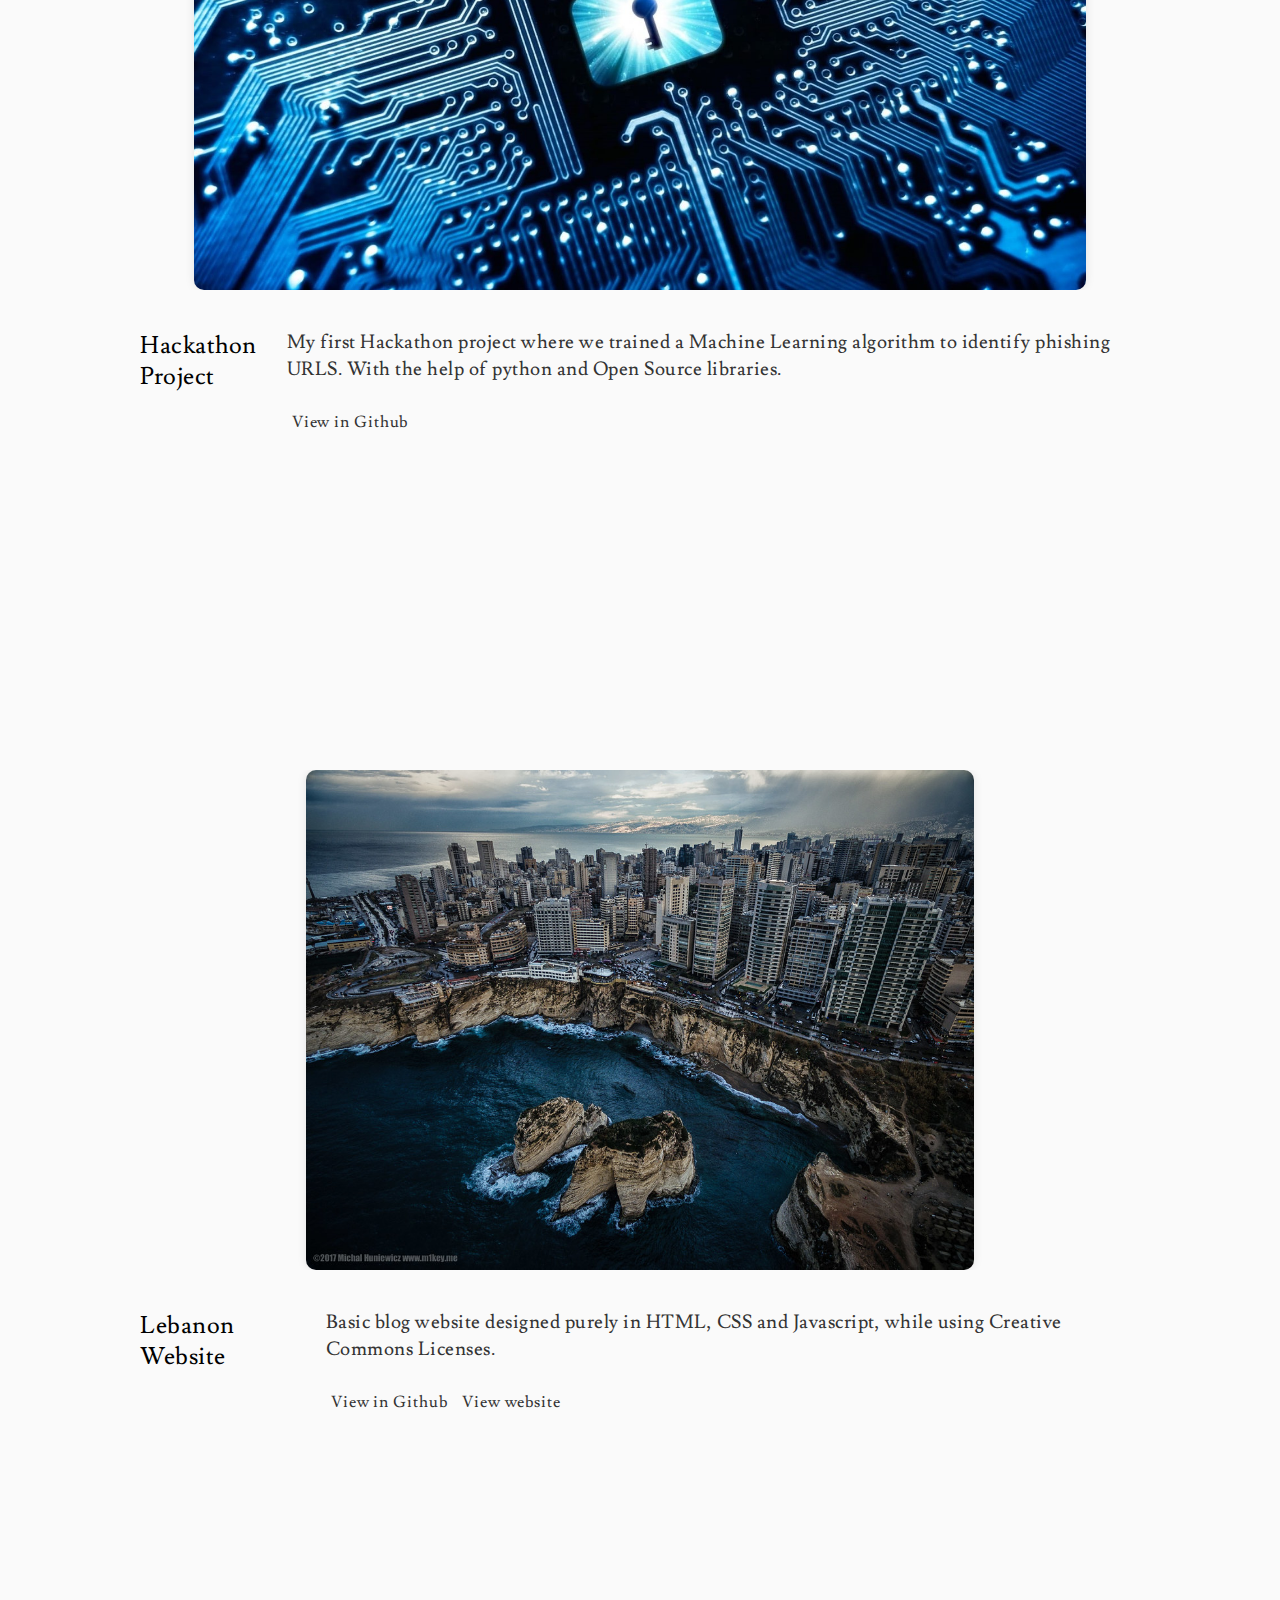
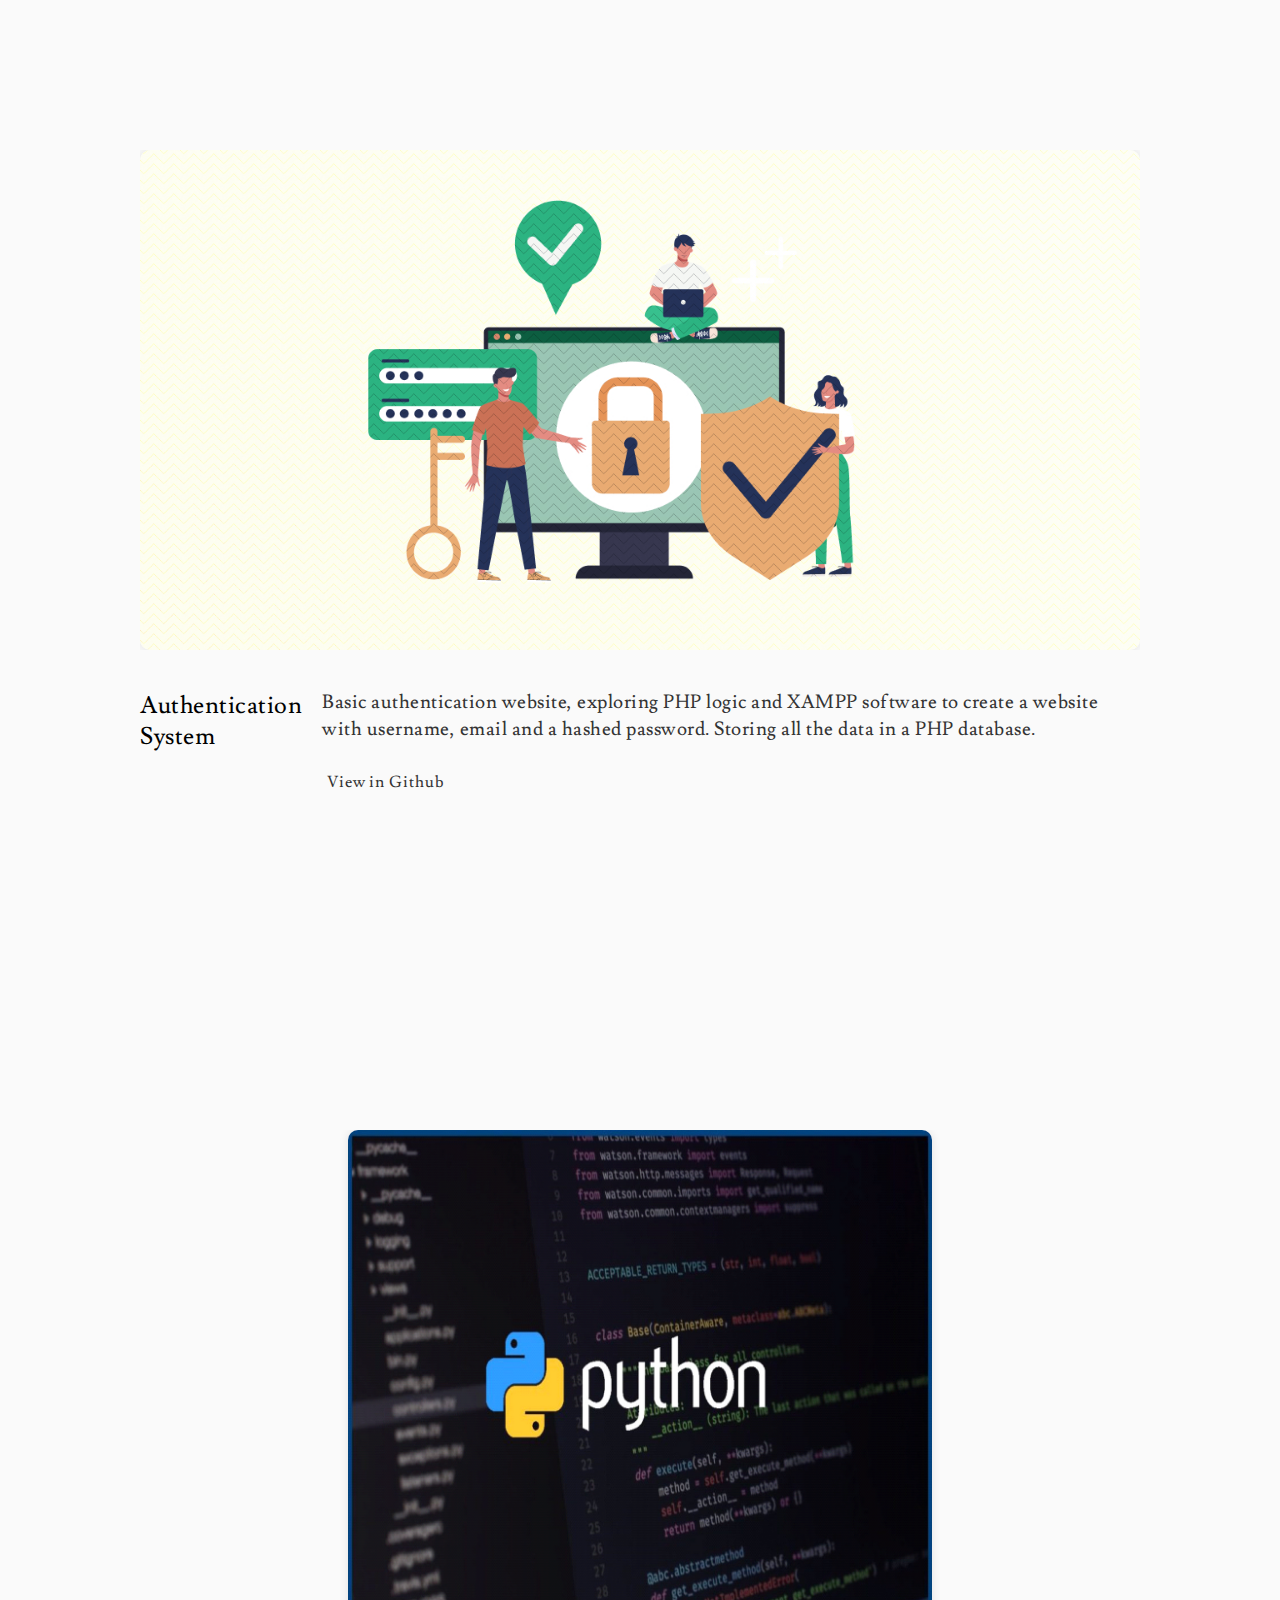
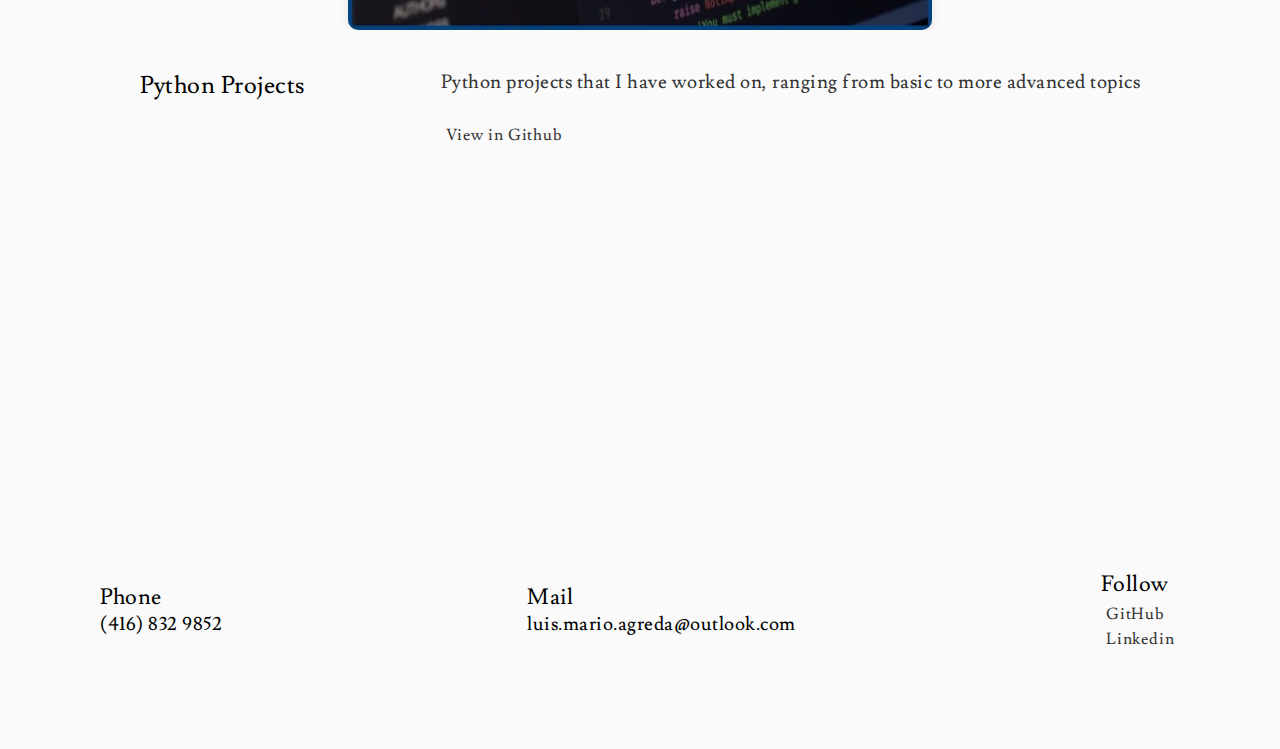
<file: portfolio/src/projects.html>
<!DOCTYPE html>
<html lang="en">
  <head>
    <meta charset="UTF-8" /> 
    <meta name="viewport" content="width=device-width, initial-scale=1.0" />
    <title>Projects</title>
    <link rel="stylesheet" href="projects.css" />
    <link rel="stylesheet" href="style.css" />
  </head>
  <body>
    <header>
      <div class="left">
        <h1>Luis Mario Agreda</h1>
      </div>
      <div class="right">
        <a href="home.html">About me</a>
        <a href="#portfolio">Projects</a>
        <a href="#contact">Contact</a>
      </div>
    </header>
    <section class="bg-color">
      <section class="welcome part" data-background="#FAFAFA">
        <p class="portfolio-text">Portfolio</p>
        <img src="../gallery/down.png" class="animated-image" />
      </section>

      <section class="portfolio part" id="portfolio" data-background="#9f9ad5">
        <div class="image-portfolio">
          <img src="../gallery/hackathon-project.jpg" alt="Lock image" />
        </div>
        <div class="description-portfolio">
          <div class="title">
            <h1>Hackathon Project</h1>
          </div>
          <div class="description">
            <p>
              My first Hackathon project where we trained a Machine Learning
              algorithm to identify phishing URLS. With the help of python and
              Open Source libraries.
            </p>
            <br />
            <a href="https://github.com/ramees-kr/cerberus">View in Github</a>
          </div>
        </div>
      </section>

      <section class="portfolio part" id="portfolio" data-background="#68a19f">
        <div class="image-portfolio">
          <img src="../gallery/Lebanon.jpg" alt="Beirut, Lebanon" />
        </div>
        <div class="description-portfolio">
          <div class="title">
            <h1>Lebanon Website</h1>
          </div>
          <div class="description">
            <p>
              Basic blog website designed purely in HTML, CSS and Javascript,
              while using Creative Commons Licenses.
            </p>
            <br />
            <a
              href="https://github.com/luismarioagreda/luismarioagreda.github.io/tree/main/Lebanon"
              >View in Github</a
            >
            <a href="https://luismarioagreda.github.io/Lebanon/index.html"
              >View website</a
            >
          </div>
        </div>
      </section>

      <section class="portfolio part" id="portfolio" data-background="#FEFEF4">
        <div class="image-portfolio">
          <img
            src="../gallery/User-Authentication_-Understanding-the-Basics-Top-Tips.jpg"
            alt=""
          />
        </div>
        <div class="description-portfolio">
          <div class="title">
            <h1>Authentication System</h1>
          </div>
          <div class="description">
            <p>
              Basic authentication website, exploring PHP logic and XAMPP
              software to create a website with username, email and a hashed
              password. Storing all the data in a PHP database.
            </p>
            <br />
            <a
              href="https://github.com/luismarioagreda/luismarioagreda.github.io/tree/main/Lebanon"
              >View in Github</a
            >
          </div>
        </div>
      </section>

      <section class="portfolio part" id="portfolio" data-background="#8092A3">
        <div class="image-portfolio">
          <img src="../gallery/python.png" alt="Python Projects Image" />
        </div>
        <div class="description-portfolio">
          <div class="title">
            <h1>Python Projects</h1>
          </div>
          <div class="description">
            <p>
              Python projects that I have worked on, ranging from basic to more advanced topics
            </p>
            <br />
            <a href="https://github.com/luismarioagreda/python-projects"
              >View in Github</a
            >
          </div>
        </div>
      </section>
    </section>

    <footer class="contact" id="contact">
      <div class="phone">
        <h3>Phone</h3>
        <p>(416) 832 9852</p>
      </div>
      <div class="mail">
        <h3>Mail</h3>
        <p>luis.mario.agreda@outlook.com</p>
      </div>
      <div class="follow">
        <h3>Follow</h3>
        <a href="https://github.com/luismarioagreda">GitHub</a>
        <a href="https://www.linkedin.com/in/luis-agreda-12482a202/"
          >Linkedin</a
        >
      </div>
    </footer>
  </body>
  <script src="https://code.jquery.com/jquery-3.5.1.min.js"></script>
  <script src="jquery.scrollie.min.js"></script>
  <script src="script.js"></script>
</html>
</file>
<file: Galapagos/src/style.css>
/* Import the Poppins font from Google Fonts */
@import url('https://fonts.googleapis.com/css2?family=Poppins:wght@300;400;500;700&display=swap');

/* HEADER (Navigation) */

/* Set the background color and padding for the header */
header {
  background-color: #ffffff;
  padding: 30px 0;
  box-shadow: 2px 2px 30px rgba(0, 0, 0, 0.1); /* shadow */
}

/* Main body */

/* Set the text color, margins, font, and flex properties for the body */
body{
  color: white;
  margin: auto;
  font-family: Arial, sans-serif;
  display: flex;   /* Enable flex layout on the body */
  flex-direction: column;   /* Stack the children of body vertically */
  min-height: 100vh;   /* Ensure the body takes up the full viewport height */
}

/* Navigation header */

/* Add padding to the nav element */
nav {
  padding: 0 20px;
}

/* Remove bullets, margin and padding from the ul in nav and set its display to flex */
nav ul {
  list-style-type: none;
  margin: 0;
  padding: 0;
  display: flex;
  justify-content: space-between;
}

/* Set display properties for the .nav-group class */
.nav-group {
  display: flex;
  justify-content: space-around;
}

/* Add right margin to the list items in .nav-group */
.nav-group li {
  margin-right: 20px;
}

/* Remove right margin from the last list item in .nav-group */
.nav-group li:last-child {
  margin-right: 0;
}

/* Style the anchor tags in nav */
nav a {
  color: #000000;
  text-decoration: none;
  font-family: Arial, sans-serif;
  font-weight: bold;
  font-size: 13px;
}

/* Change the color of the anchor tags in .nav-group on hover */
.nav-group a:hover {
  color: #00653e;
}

/* Style the .join-button class */
.join-button {
  background-color: #00653e;
  padding: 10px 20px;
  border-radius: 30px;
  color: #fff;
  transition: background-color 0.3s ease;
}

/* Change the background color of the .join-button on hover */
.join-button:hover {
  background-color: #004b2d;
}

/* FOOTER */

/* Style the footer */
footer {
  margin-top: auto;   /* Push the footer down to the bottom of the flex container */
  background-color: #333;
  color: white;
  padding: 20px;
  text-align: center;
  box-shadow: 0 -2px 30px rgba(0, 0, 0, 0.3); /* shadow */
}

/* Add bottom margin to the h2 in footer */
footer h2 {
  margin-bottom: 20px;
}

/* Style the email input field in the footer form */
footer form input[type="email"] {
  padding: 5px;
  margin-bottom: 10px;
  border-radius: 10px;
}

/* Style the submit input field in the footer form */
footer form input[type="submit"]{
  background-color: #00653e;
  margin-bottom: 10px;
  padding: 5px 20px;
  border-radius: 30px;
  color: #fff;
  transition: background-color 0.3s ease;
  font-weight: bold;
}

/* Change the background color of the submit button in the footer form on hover */
footer form input[type="submit"]:hover {
  background-color: #004b2d;
}
</file>
<file: Galapagos/src/styleindex.css>
/* INDEX */

/* Styling for the main header image */
.main-head-image {
  position: relative;  /* Allows positioning of pseudo elements */
  width: 100%;  /* Full width of the parent element */
  height: 900px;  /* Fixed height */
  background-image: url("../gallery/green-sea-turtle-isabela-island-galapagos_16x9.webp");  /* Image source */
  background-size: cover;  /* Ensures image covers entire element */
  background-position: center;  /* Centers the background image */
  display: flex;  /* Makes it a flex container */
  align-items: center;  /* Centers content vertically in the container */
  justify-content: center;  /* Centers content horizontally in the container */
}

/* Styling for the overlay on the main header image */
.main-head-image::after {
  content: "";  /* Required for pseudo elements */
  position: absolute;  /* Positions pseudo element relative to the parent */
  top: 0; left: 0;  /* Positions the pseudo element at the top-left corner */
  width: 100%; height: 100%;  /* Full width and height of the parent element */
  background: rgba(0, 0, 0, 0.5);  /* Semi-transparent black background */
}

/* Styling for the content inside the main header image */
.img-header-content {
  position: relative;  /* Positions it relative to the parent */
  z-index: 1;  /* Ensures it is displayed above the background image */
  color: white;  /* Text color */
  text-align: center;  /* Centers the text */
  font-family: Arial, sans-serif;  /* Font family */
  padding: 20px;  /* Padding around the text */
  font-size: 1.5em;  /* Font size */
}

/* Styling for the carousel container */
.container {
  padding: 2rem;  /* Padding around the carousel */
  background-color: #222;  /* Background color of the carousel container */
}

/* Styling for the carousel */
.carousel {
  position: relative;  /* Allows positioning of child elements */
  max-width: 100rem;  /* Maximum width of the carousel */
  margin: 0 auto;  /* Centers the carousel horizontally */
}

/* Styling for the slider inside the carousel */
.slider {
  display: flex;  /* Makes it a flex container */
  aspect-ratio: 16 / 9;  /* Sets the aspect ratio of the slider */
  overflow-x: auto;  /* Allows horizontal scrolling */
  scroll-snap-type: x mandatory;  /* Enables scroll snapping along the x-axis */
  scroll-behavior: smooth;  /* Smooth scrolling */
  border-radius: 0.5rem;  /* Rounded corners */
}

/* Hide scrollbar for Chrome, Safari and Opera */
.slider::-webkit-scrollbar {
  display: none;  /* Removes the scrollbar */
}

/* Styling for each image inside the slider */
.slider img {
  flex: 1 0 100%;  /* Makes each image take up 100% of the slider width */
  scroll-snap-align: start;  /* Snaps the start edge of the image to the start edge of the slider on scroll */
  object-fit: cover;  /* Ensures the image covers the entire container while maintaining its aspect ratio */
  z-index: 1;  /* Ensures the image is displayed above the background */
}

/* Styling for the carousel navigation */
.slider-nav {
  display: flex;  /* Makes it a flex container */
  column-gap: 1rem;  /* Space between navigation buttons */
  position: absolute;  /* Positions it relative to the carousel */
  bottom: 1.25rem;  /* Positions it towards the bottom of the carousel */
  left: 50%;  /* Centers it horizontally */
  transform: translateX(-50%);  /* Corrects the positioning so that it is perfectly centered */
  z-index: 2;  /* Ensures it is displayed above the images */
}

/* Styling for each navigation button inside the carousel navigation */
.slider-nav a {
  width: 0.5rem; height: 0.5rem;  /* Fixed size for the buttons */
  border-radius: 50%;  /* Makes the buttons circular */
  background-color: #fff;  /* Button color */
  opacity: 0.75;  /* Makes the buttons semi-transparent */
  transition: opacity ease 250ms;  /* Smooth transition effect on hover */
}

/* Hover state for the navigation buttons */
.slider-nav a:hover {
  opacity: 1;  /* Makes the button fully opaque on hover */
}

/* The .ecuador-div class styles a section with a background color of #4C6B88. 
It uses flexbox to layout its contents, aligning its children in a row and stretching them to fill the container's height. */
.ecuador-div {
  background-color: #4C6B88;
  display: flex;
  justify-content: space-between;
  align-items: stretch;
  height: 800px;
}

/* The .ecuador-div img class styles the images inside the Ecuador section. 
It makes the image take up 70% of the container, scales the image to fit its container, 
and maintains the aspect ratio of the image while filling the container's height. */
.ecuador-div img {
  flex: 0 0 70%;
  max-width: 100%;
  height: auto;
  object-fit: cover;
}

/* The .ecuador-div ul class styles the unordered list inside the Ecuador section. 
It uses flexbox to layout its items in a column, centers its items, and applies padding and font styles. */
.ecuador-div ul {
  display: flex;
  flex-direction: column;
  justify-content: center;
  padding: 60px;
  font-size: 1em;
  font-family: 'Poppins', sans-serif;
}

/* The .ecuador-div ul li class styles each list item inside the Ecuador section list. 
It adds bottom margin for separation between list items, justifies the text, and applies padding. */
.ecuador-div ul li {
  margin-bottom: 10px;
  text-align: justify;
  padding: 10px;
  list-style-type: none;
}

/* The .what-is-div class styles the "What is Galapagos" section with a black background color. 
It uses flexbox to center its contents both horizontally and vertically, and applies padding and height. */
.what-is-div {
  background-color: black;
  display: flex;
  flex-direction: column;
  align-items: center;
  justify-content: center;
  padding: 100px;
  height: 550px;
}

/* The .what-is-div h1 class styles the header inside the "What is Galapagos" section. */
.what-is-div h1 {
  font-size: 3em;
  font-weight: bold;
  text-align: center;
  margin-bottom: 20px;
}

/* The .what-is-div p class styles the paragraph inside the "What is Galapagos" section. */
.what-is-div p {
  text-align: center;
  line-height: 1.5;
  width: 60%;
  font-family: 'Poppins', sans-serif;
}

/* The media query applies styles when the viewport's width is 768px or less. 
It adjusts the flex direction, padding, height, font size, and width of elements to accommodate smaller screens. */
@media (max-width: 768px) {
  .ecuador-div {
    flex-direction: column;
    height: auto;
  }

  .ecuador-div img, .ecuador-div ul {
    flex: 1 0 100%;
  }

  .ecuador-div ul {
    padding: 30px;
  }

  .ecuador-div ul li {
    font-size: 0.9em;
  }

  .what-is-div {
    padding: 50px;
    height: auto;
  }

  .what-is-div h1 {
    font-size: 2em;
  }

  .what-is-div p {
    width: 100%;
  }
}
</file>
<file: projects.css>
/* WELCOME PORTFOLIO SECTION */
.welcome{
    box-sizing: border-box;
    width: 100%;
    height: min-content;
    min-height: 600px;
    display: flex;
    justify-content: center;
    align-items: center;
    padding: 100px;
    overflow: hidden;
    gap: 10px;
    border-radius: 0px;
    font-size: 100px;
}

/* PORTFOLIO SECTION */
.portfolio {
    display: flex;
    flex-direction: column;
    gap: 40px; /* adjust as needed */
    padding: 40px; /* adjust as needed */
    max-width: 800px; /* adjust as needed */
    margin: auto;
    font-family: Arial, sans-serif;
    min-height: 600px;
}

.image-portfolio img {
    width: 100%; /* adjust as needed */
    height: 400px; /* adjust as needed */
    object-fit: cover; /* to maintain aspect ratio */
    border-radius: 10px;
    box-shadow: 0px 0px 10px rgba(0, 0, 0, 0.1);
}

.description-portfolio {
    display: flex;
    justify-content: space-between;
    gap: 20px;
}

.title h1 {
    margin: 0;
    font-size: 24px;
}

.description p {
    margin: 0;
    line-height: 1.4;
    color: #333;
}
</file>
<file: style.css>
@import url('https://fonts.googleapis.com/css2?family=Lusitana:wght@400;700&display=swap');
/* @import url('https://fonts.googleapis.com/css2?family=Inter:wght@300;400;700&family=Lusitana:wght@400;700&display=swap'); */

*{
    margin: 0;
    font-family: 'Lusitana', serif;
    /* font-family: 'Inter', sans-serif; */
    background-color: #FAFAFA;
    font-weight: 400;
    letter-spacing: 0.5px;
}
/* background-color: #dce1de; */

/* HEADER */
header {
    box-sizing: border-box;
    width: 100%;
    height: min-content;
    display: flex;
    justify-content: space-between;
    align-items: center;
    padding: 100px;
    overflow: hidden;
    gap: 10px;
    border-radius: 0px;
    font-weight: 700;
}

.left {
    align-self: flex-start;
}


.right {
    align-self: flex-end;
}


/* FOOTER */
footer {
    box-sizing: border-box;
    width: 100%;
    height: min-content;
    display: flex;
    justify-content: space-between;
    align-items: center;
    padding: 100px;
    overflow: hidden;
    gap: 10px;
    border-radius: 0px;
}
.follow {
    align-self: flex-end;
    display: flex;
    flex-direction: column;
    gap: 5px; 
}



/* MEDIA QUERIES */
a {
    position: relative;
    text-decoration: none;
    color: #333;
    font-size: 16px;
    letter-spacing: 0.9px;
    padding: 0 5px;
}

a::after{
    content: '';
    position:absolute;
    background-color: #666;
    height: 2px;
    width:0;
    left: 0;
    bottom: -5px;
    transition: 0.3s;
}

a:hover:after {
    color: #666;
    width:100%;

}
</file>
<file: Galapagos/src/styleabout.css>
/* Set the default text color to black, background color, font size, and line spacing for the entire document */
body {
    color: black;
    background-color: rgb(255, 255, 255);
    font-size: 18px;
    line-height: 1.6;
}

/* Section-level formatting: columns, centering, padding, width, and automatic height */
section {
    display: flex; /* Use Flexbox for layout */
    flex-direction: column; /* Arrange children vertically */
    align-items: center; /* Align children along the cross-axis (horizontal centering) */
    justify-content: center; /* Align children along the main axis (vertical centering) */
    padding: 2em; /* Add space around the content */
    max-height: auto; /* Allow the section height to adjust automatically */
    width: 90%; /* Set the section width to 90% of the parent width */
    margin: 0 auto; /* Center the section horizontally */
}

/* Formatting for h2 elements: font size, weight, alignment, and bottom margin */
h2 {
    font-size: 2em; /* Double the font size */
    font-weight: bold; /* Make the font weight bold */
    text-align: center; /* Center the text */
    margin-bottom: 20px; /* Add space below the element */
}

/* Formatting for paragraphs: alignment, line height, width, and font */
p {
    text-align: center; /* Center the text */
    line-height: 1.5; /* Set the space between lines of text */
    width: 100%; /* Make paragraphs take up the full width */
    font-family: 'Poppins', sans-serif; /* Set the font */
}

/* Formatting for unordered lists: font and left padding */
ul {
    font-family: 'Poppins', sans-serif; /* Set the font */
    padding-left: 1em; /* Add space to the left of the list */
}

/* Formatting for elements with 'about', 'honesty', and 'thanks' classes */
.about,
.honesty,
.thanks {
    border-radius: 40px; /* Round the corners */
    width: 100%; /* Let them take up the full width on small screens */
    padding: 1em; /* Add space around the content */
    margin: 1em auto; /* Center them horizontally and add some vertical space between them */
    box-sizing: border-box; /* Include padding and border in element's total width and height */
    box-shadow: 2px 2px 30px rgba(0, 0, 0, 0.1); /* shadow */
}

.about{
    background-color: aliceblue; /* Set the background color */
}
.honesty{
    background-color:antiquewhite; /* Set the background color */
}
.thanks{
    background-color: rgb(240, 255, 246); /* Set the background color */
}


/* Media query for screens 768px and larger */
@media (min-width: 768px) {
    /* Formatting for 'about', 'honesty', and 'thanks' classes on large screens */
    .about,
    .honesty,
    .thanks {
        width: 70%; /* Make them narrower on larger screens */
        padding: 2em; /* Increase padding on larger screens */
    }
}

/* Formatting for elements with 'videos' class */
.videos {
    display: flex; /* Use Flexbox for layout */
    flex-wrap: wrap; /* Allow the videos to wrap onto multiple lines if needed */
    justify-content: space-around; /* Distribute space around the videos evenly */
}
</file>
<file: Galapagos/src/styleinfo.css>
/* History Section */

/* Defines the container for the history section */
.history {
  background-color: #161617;
  display: flex;
  justify-content: space-between;
  height: 800px;
  align-items: stretch; /* Ensures the child elements stretch to fill the container */
}

/* Styles the image in the history section */
.history img {
  max-height: 85%;
  object-fit: cover; /* Ensures the image covers the whole area of its parent */
  padding-left: 40px;
  align-self: flex-end; /* Aligns the image to the bottom of the container */
}

/* Styles the list in the history section */
.history-content ul {
  flex-direction: column;
  justify-content: center;
  font-size: 1.5em;
  font-family: 'Poppins', sans-serif;
  width: 70%; 
  max-width: 800px; 
  margin: 0 auto; /* Centers the list horizontally within the container */
}

/* Styles the list items in the history section */
.history-content ul li {
  margin-bottom: 10px; /* Adds some space between list items */
  width: 100%;
  padding: 10px;
  list-style-type: none; /* Removes the default list item bullet points */
  text-align: right;
}

/* Styles the header in the history section */
.history-content h2 {
  padding-top: 50px;
  font-size: 4em;
  font-weight: bold;
  text-align: right;
  width: 90%; 
  margin-bottom: 30px;
}

/* Increases the separation between each list item */
.history-content li {
  margin-bottom: 20px; 
}

/* Location section */

/* Defines the container for the location section */
.location {
  display: flex;
  justify-content: center;
  align-items: center;
  flex-direction: column;
  height: 1000px;
  background-color: #161617;
}

/* Styles the header in the location section */
.location h2 {
  font-size: 48px;
  text-align: center;
  padding-bottom: 100px;
}

/* Styles the iframe in the location section */
.location iframe {
  width: 50%;
  height: 50%;
  border-radius: 10px;
}

/* Mobile styling */

/* Styles for screens smaller than or equal to 768px */
@media (max-width: 768px) {

/* Changes layout of the history section for smaller screens */
.history {
  flex-direction: column; /* Stacks the image and list vertically */
  height: auto; /* Allows the height to adjust automatically */
}

/* Changes styles of the image in the history section for smaller screens */
.history img {
  max-height: 100%; /* Allows the image to take up the full height */
  padding-left: 20px; /* Reduces left padding */
  padding-top: 20px; /* Adds some top padding */
}

/* Changes styles of the list in the history section for smaller screens */
.history-content ul {
  font-size: 1.2em; /* Reduces font size */
  width: 90%; /* Allows the text to take up more width */
}

/* Changes styles of the header in the history section for smaller screens */
.history-content h2 {
  font-size: 3em; /* Reduces font size */
  padding-top: 20px; /* Reduces top padding */
}

/* Changes layout of the cards for smaller screens */
.cards {
  flex-direction: column; /* Stacks the cards vertically */
  padding: 10px; /* Reduces padding */
}
}

/* Cards section */
.cards {
  display: flex;
  justify-content: space-around;
  flex-wrap: wrap;
  align-items: stretch;
  padding: 20px;
  background-color: #161617;
}

 
.card{
  position: relative; /* Change from absolute to relative */
  width: 250px; /* Set a specific size for your card */
  height: 320px; /* Set a specific size for your card */
  transform-style: preserve-3d;
  transition: all 0.5s ease;
  color: #000000;
}

#costs{
  width: 400px; /* Set a specific size for your card */
  height: 500px; /* Set a specific size for your card */
}

#tips{
  width: 400px; /* Set a specific size for your card */
  height: 500px; /* Set a specific size for your card */
}

#attractions{
  width: 400px; /* Set a specific size for your card */
  height: 500px; /* Set a specific size for your card */
}


.container{
  display: flex; /* Allows child elements to lay out along a line */
  flex-wrap: wrap; /* Allows the items to wrap onto multiple lines if they run out of space */
  justify-content: center; /* Aligns items along the horizontal line in the center */
  width: 100%; /* Take up as much width as possible */
  gap: 20px; /* Space between each card */
}



.card:hover{
  transform: rotateY(180deg);
}

.front{
  position: absolute;
  width: 100%;
  height: 100%;
  backface-visibility: hidden;
  background-color: #00653E;
  color: #ffffff;
  border-radius: 20px;
  text-align: center;
  font-weight: bolder;
  display: flex; /* Establishes a flex context for its direct children */
  justify-content: center; /* Aligns children along the horizontal line in the center */
  align-items: center; /* Aligns children along the vertical line in the center */
}

.back{
  position: absolute;
  width: 100%;
  height: 100%;
  backface-visibility: hidden;
  background-color: #078253;
  color: #ffffff;
  transform: rotateY(180deg);
  border-radius: 20px;
  padding: 25px;
}
</file>
<file: portfolio website/src/home.css>
/* WELCOME SECTION */
.welcome{
    box-sizing: border-box;
    width: 100%;
    height: min-content;
    min-height: 600px;
    display: flex;
    justify-content: center;
    align-items: center;
    padding: 100px;
    overflow: hidden;
    gap: 10px;
    border-radius: 0px;
    font-size: 100px;
}

/* ABOUT ME SECTION */
.about {
    display: flex;
    justify-content: space-around;
    align-items: center;
    gap: 40px;
    margin: auto;
    max-width: 60%; 
    padding: 120px;
    }


.text-content {
    display: flex;
    flex-direction: column;
    gap: 20px;
}

.name h1, .name h2, .name span {
    margin: 0;
}

.name h1 {
    font-size: 24px;
    color: #333;
}

.name h2 {
    font-size: 20px;
    color: #666;
}

.name span {
    font-size: 16px;
    color: #999;
}

.description p {
    color: #333;
    line-height: 1.6;
}

.description{
    width: 100%;
}
</file>
<file: portfolio website/src/style.css>
@import url('https://fonts.googleapis.com/css2?family=Lusitana:wght@400;700&display=swap');
/* @import url('https://fonts.googleapis.com/css2?family=Inter:wght@300;400;700&family=Lusitana:wght@400;700&display=swap'); */

*{
    margin: 0;
    font-family: 'Lusitana', serif;
    /* font-family: 'Inter', sans-serif; */
    background-color: #FAFAFA;
    font-weight: 400;
    letter-spacing: 0.5px;
}
/* background-color: #dce1de; */

/* HEADER */
header {
    box-sizing: border-box;
    width: 100%;
    height: min-content;
    display: flex;
    justify-content: space-between;
    align-items: center;
    padding: 100px;
    overflow: hidden;
    gap: 10px;
    border-radius: 0px;
    font-weight: 700;
}

.left {
    align-self: flex-start;
}


.right {
    align-self: flex-end;
}


/* FOOTER */
footer {
    box-sizing: border-box;
    width: 100%;
    height: min-content;
    display: flex;
    justify-content: space-between;
    align-items: center;
    padding: 100px;
    overflow: hidden;
    gap: 10px;
    border-radius: 0px;
}
.follow {
    align-self: flex-end;
    display: flex;
    flex-direction: column;
    gap: 5px; 
}



/* MEDIA QUERIES */
a {
    position: relative;
    text-decoration: none;
    color: #333;
    font-size: 16px;
    letter-spacing: 0.9px;
    padding: 0 5px;
}

a::after{
    content: '';
    position:absolute;
    background-color: #666;
    height: 2px;
    width:0;
    left: 0;
    bottom: -5px;
    transition: 0.3s;
}

a:hover:after {
    color: #666;
    width:100%;

}
</file>
<file: portfolio website/src/projects.css>
/* WELCOME PORTFOLIO SECTION */
.welcome{
    box-sizing: border-box;
    width: 100%;
    height: min-content;
    min-height: 600px;
    display: flex;
    justify-content: center;
    align-items: center;
    padding: 100px;
    overflow: hidden;
    gap: 10px;
    border-radius: 0px;
    font-size: 100px;
}

/* PORTFOLIO SECTION */
.portfolio {
    display: flex;
    flex-direction: column;
    gap: 40px; /* adjust as needed */
    padding: 40px; /* adjust as needed */
    max-width: 800px; /* adjust as needed */
    margin: auto;
    font-family: Arial, sans-serif;
    min-height: 600px;
}

.image-portfolio img {
    width: 100%; /* adjust as needed */
    height: 400px; /* adjust as needed */
    object-fit: cover; /* to maintain aspect ratio */
    border-radius: 10px;
    box-shadow: 0px 0px 10px rgba(0, 0, 0, 0.1);
}

.description-portfolio {
    display: flex;
    justify-content: space-between;
    gap: 20px;
}

.title h1 {
    margin: 0;
    font-size: 24px;
}

.description p {
    margin: 0;
    line-height: 1.4;
    color: #333;
}
</file>
<file: Portfolio/src/home.css>
/* ABOUT ME SECTION */
.about,
.content {
  display: flex;
  justify-content: space-around;
  align-items: center;
  gap: 40px;
  margin: auto;
  max-width: 100%;
  padding: 120px;
  flex-direction: row;
  margin-bottom: 50px; /* Add bottom margin to push the footer down */
}

.photo {
  width: 40%;
}

.photo img {
  width: 100%;
}

.text-content {
  width: 50%; /* adjust as needed */
}

.text-content {
  display: flex;
  flex-direction: column;
  gap: 20px;
}

.name h1,
.name h2,
.name span {
  margin: 0;
}

.name h1 {
  font-size: 24px;
  color: #333;
}

.name h2 {
  font-size: 20px;
  color: #666;
}

.name span {
  font-size: 16px;
  color: #999;
}

.description p {
  color: #333;
  line-height: 1.6;
}

.description {
  width: 100%;
}

@media (max-width: 768px) {
  .about,
  .content {
    flex-direction: column; /* Stack the photo and text vertically */
    padding: 40px 20px; /* Reduced padding */
  }

  .photo {
    width: 70%; /* Adjust photo width for smaller screens */
  }

  .text-content {
    width: 100%; /* Full width for text content */
  }

}
</file>
<file: Portfolio/src/style.css>
@import url('https://fonts.googleapis.com/css2?family=Lusitana:wght@400;700&display=swap');

*{
    margin: 0;
    font-family: 'Lusitana', serif;
    font-weight: 400;
    letter-spacing: 0.5px;
}
/* background-color: #dce1de; */

body{
    transition: background 1s ease;
    background-color: #FAFAFA;
    min-height: 100vh;
    font-size: larger;
}

/* HEADER */
header {
    box-sizing: border-box;
    width: 100%;
    height: min-content;
    display: flex;
    justify-content: space-between;
    align-items: center;
    padding: 100px; /* This is too large for mobile devices */
    overflow: hidden;
    gap: 10px;
    border-radius: 0px;
    font-weight: 700;
}

@media (max-width: 768px) {
    header {
        padding: 20px; /* Reduced padding for mobile devices */
        flex-wrap: wrap; /* Allow items to wrap onto the next line */
    }

    .left, .right {
        flex: 1 1 100%; /* Make them take full width on smaller screens */
        text-align: center; /* Center-align the text */
    }
}

.left {
    align-self: flex-start;
}


.right {
    align-self: flex-end;
}

.right a{
    font-size: 1.2em ;
}


/* FOOTER */
footer {
    box-sizing: border-box;
    width: 100%;
    height: min-content;
    display: flex;
    justify-content: space-between;
    align-items: center;
    padding: 100px; 
    overflow: hidden;
    gap: 10px;
    border-radius: 0px;
    margin-top: auto;
}

.follow {
    align-self: flex-end;
    display: flex;
    flex-direction: column;
    gap: 5px; 
}

@media (max-width: 768px) {
    footer {
        padding: 20px; 
        flex-wrap: wrap;
    }

    .follow {
        align-self: center;
        order: -1; /* Bring to the top if necessary */
    }
}



/* MEDIA QUERIES */
a {
    position: relative;
    text-decoration: none;
    color: #333;
    font-size: 16px;
    letter-spacing: 0.9px;
    padding: 0 5px;
}

a::after{
    content: '';
    position:absolute;
    background-color: #666;
    height: 2px;
    width:0;
    left: 0;
    bottom: -5px;
    transition: 0.3s;
}

a:hover:after {
    color: #666;
    width:100%;

}

@media (max-width: 768px) {
    /* Ensure links are easily clickable on touch devices */
    a {
        padding: 10px 5px; /* Increase padding to create a larger clickable area */
      }
      
      a:hover::after,
      a:focus::after {
        width: 100%;
      }
      
      /* Ensure fonts are legible */
      body {
        font-size: 16px; /* Set a base font size */
      }
      
      /* Optional: Add a :focus state for links to provide visual feedback on touch devices */
      a:focus {
        outline: 2px solid #666;
        outline-offset: 2px;
      }

}

/* WELCOME SECTION */
.welcome {
    box-sizing: border-box;
    width: 100%;
    height: min-content;
    min-height: 600px;
    display: flex;
    flex-direction: column; /* Added to stack the elements vertically */
    justify-content: flex-start;
    align-items: center;
    padding: 100px;
    overflow: hidden;
    gap: 10px;
    border-radius: 0px;
    font-size: 100px;
}

.portfolio-text {
    order: -1; /* Moves the text to the top */
    margin-bottom: 30px; /* Adjust the margin bottom as needed */
}

.animated-image {
    width: 200px; /* Adjust the size as needed */
    height: 200px;
    margin-top: 20px; /* Adjust the margin top as needed */
    animation: animateImage 2s infinite; /* Add animation */
}

@keyframes animateImage {
    0% {
        transform: translateY(0);
    }
    50% {
        transform: translateY(10px);
    }
    100% {
        transform: translateY(0);
    }
}

@media (max-width: 768px) {
    .welcome {
        padding: 20px; /* Reduced padding for mobile devices */
        padding-top: 100px; /* Add top padding to maintain the same distance from the header */
    }
    
    .portfolio-text {
        font-size: 70px; 
        margin-bottom: 5px;
    }
    
    .animated-image {
        width: 100px; /* Adjust the size as needed */
        height: 100px;
        margin-top: 10px; /* Adjust the margin top as needed */
    }
}
</file>
<file: portfolio/src/projects.css>
/* PORTFOLIO SECTION */
.portfolio {
  display: flex;
  flex-direction: column;
  gap: 40px;
  padding: 40px;
  max-width: 1000px;
  margin: auto;
  font-family: Arial, sans-serif;
  min-height: 600px;
}

.image-portfolio {
    /* Set a max-height if you want to limit the height of the image container */
    max-height: 500px; /* Adjust based on your design needs */
    overflow: hidden; /* This will clip the image if it exceeds the container's bounds */
    text-align: center; /* Center the image in case it's smaller than the container */
}

.image-portfolio img {
    max-width: 100%; /* Limits the image width to not exceed its container's width */
    max-height: 100%; /* Limits the image height to not exceed its container's height */
    height: auto; /* Maintains the aspect ratio of the image */
    object-fit: contain; /* Ensures the image is scaled down to fit within its container */
    display: inline-block; /* Aligns the image properly within its container */
    border-radius: 10px;
    box-shadow: 0px 0px 10px rgba(0, 0, 0, 0.1);
}

.description-portfolio {
  display: flex;
  justify-content: space-between;
  gap: 20px;
}

.title h1 {
  margin: 0;
  font-size: 24px;
}

.description p {
  margin: 0;
  line-height: 1.4;
  color: #333;
}
</file>
<file: portfolio/src/style.css>
@import url('https://fonts.googleapis.com/css2?family=Lusitana:wght@400;700&display=swap');

*{
    margin: 0;
    font-family: 'Lusitana', serif;
    font-weight: 400;
    letter-spacing: 0.5px;
}
/* background-color: #dce1de; */

body{
    transition: background 1s ease;
    background-color: #FAFAFA;
    min-height: 100vh;
    font-size: larger;
}

/* HEADER */
header {
    box-sizing: border-box;
    width: 100%;
    height: min-content;
    display: flex;
    justify-content: space-between;
    align-items: center;
    padding: 100px;
    overflow: hidden;
    gap: 10px;
    border-radius: 0px;
    font-weight: 700;
}

.left {
    align-self: flex-start;
}


.right {
    align-self: flex-end;
}

.right a{
    font-size: 1.2em ;
}


/* FOOTER */
footer {
    box-sizing: border-box;
    width: 100%;
    height: min-content;
    display: flex;
    justify-content: space-between;
    align-items: center;
    padding: 100px;
    overflow: hidden;
    gap: 10px;
    border-radius: 0px;
    margin-top: auto;
}
.follow {
    align-self: flex-end;
    display: flex;
    flex-direction: column;
    gap: 5px; 
}



/* MEDIA QUERIES */
a {
    position: relative;
    text-decoration: none;
    color: #333;
    font-size: 16px;
    letter-spacing: 0.9px;
    padding: 0 5px;
}

a::after{
    content: '';
    position:absolute;
    background-color: #666;
    height: 2px;
    width:0;
    left: 0;
    bottom: -5px;
    transition: 0.3s;
}

a:hover:after {
    color: #666;
    width:100%;

}

/* WELCOME SECTION */
.welcome {
    box-sizing: border-box;
    width: 100%;
    height: min-content;
    min-height: 600px;
    display: flex;
    flex-direction: column; /* Added to stack the elements vertically */
    justify-content: flex-start;
    align-items: center;
    padding: 100px;
    overflow: hidden;
    gap: 10px;
    border-radius: 0px;
    font-size: 100px;
}

.portfolio-text {
    order: -1; /* Moves the text to the top */
    margin-bottom: 30px; /* Adjust the margin bottom as needed */
}

.animated-image {
    width: 200px; /* Adjust the size as needed */
    height: 200px;
    margin-top: 20px; /* Adjust the margin top as needed */
    animation: animateImage 2s infinite; /* Add animation */
}

@keyframes animateImage {
    0% {
        transform: translateY(0);
    }
    50% {
        transform: translateY(10px);
    }
    100% {
        transform: translateY(0);
    }
}
</file>
